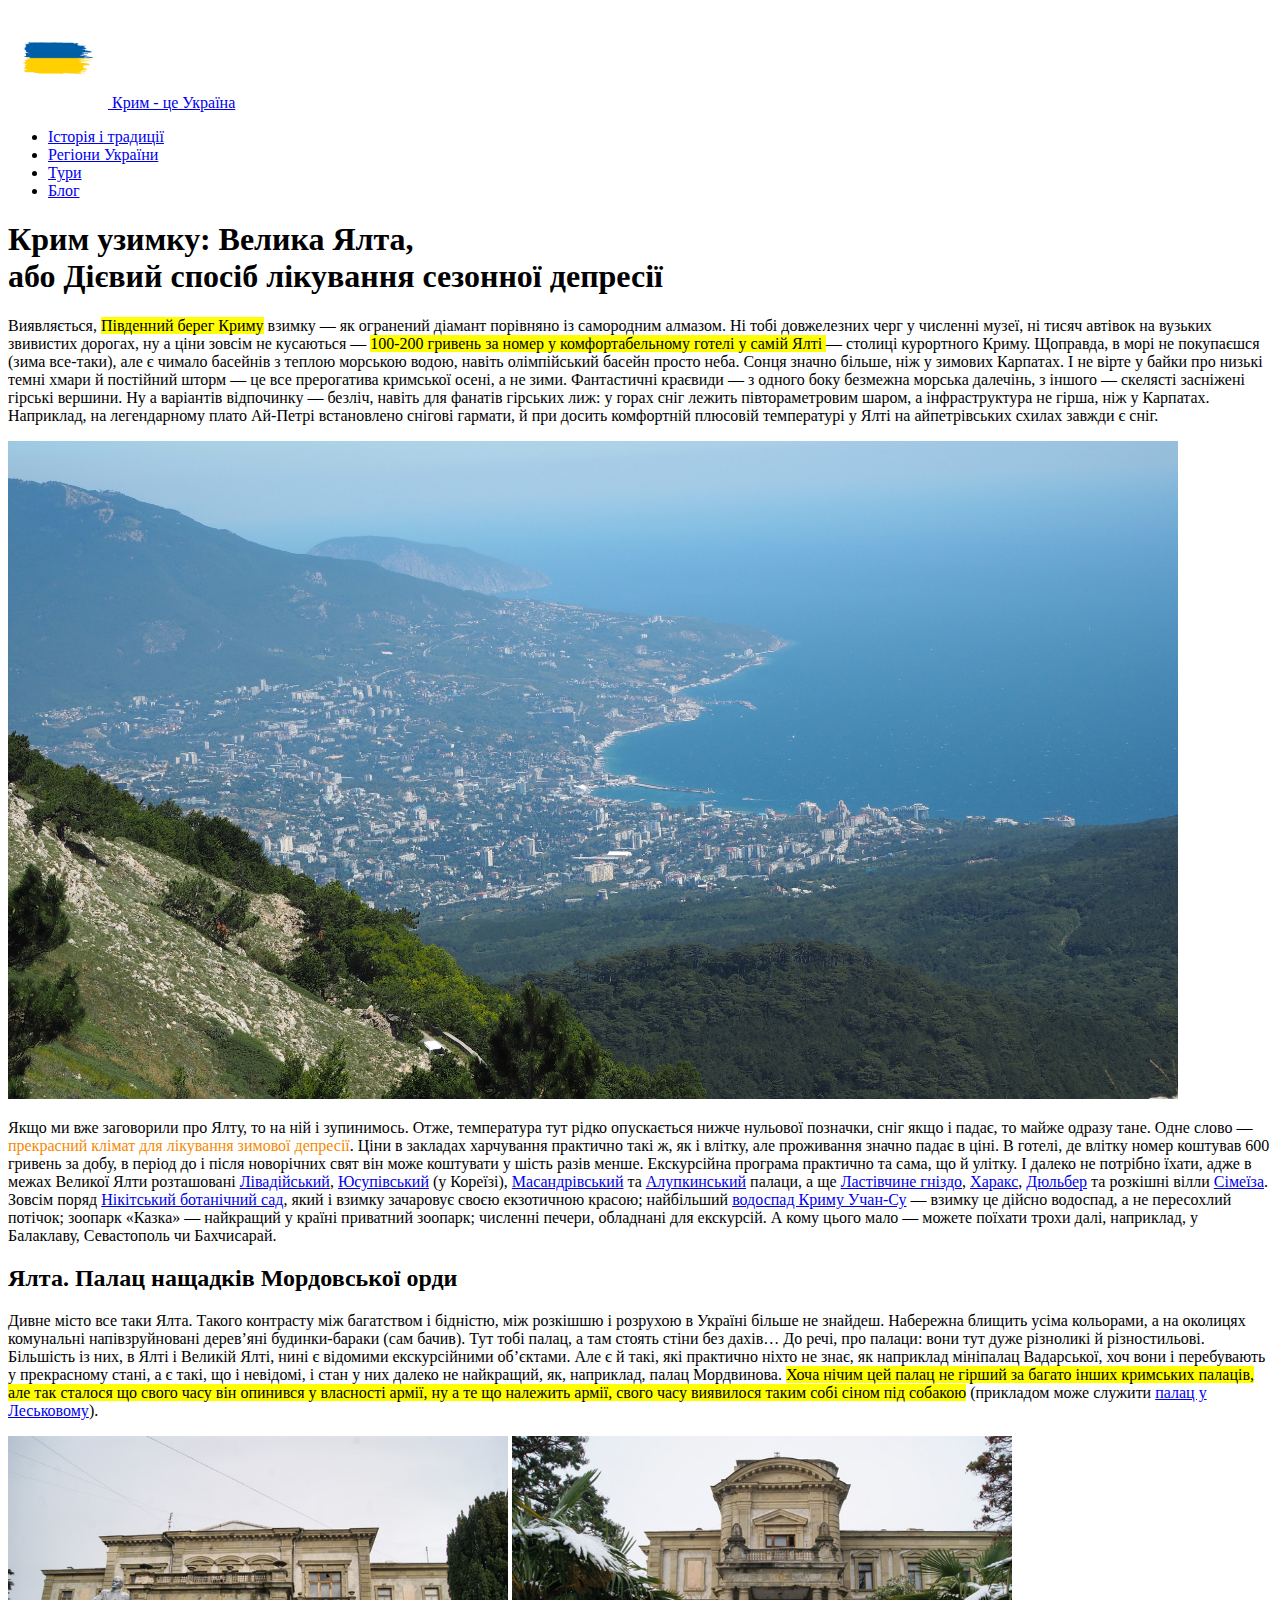
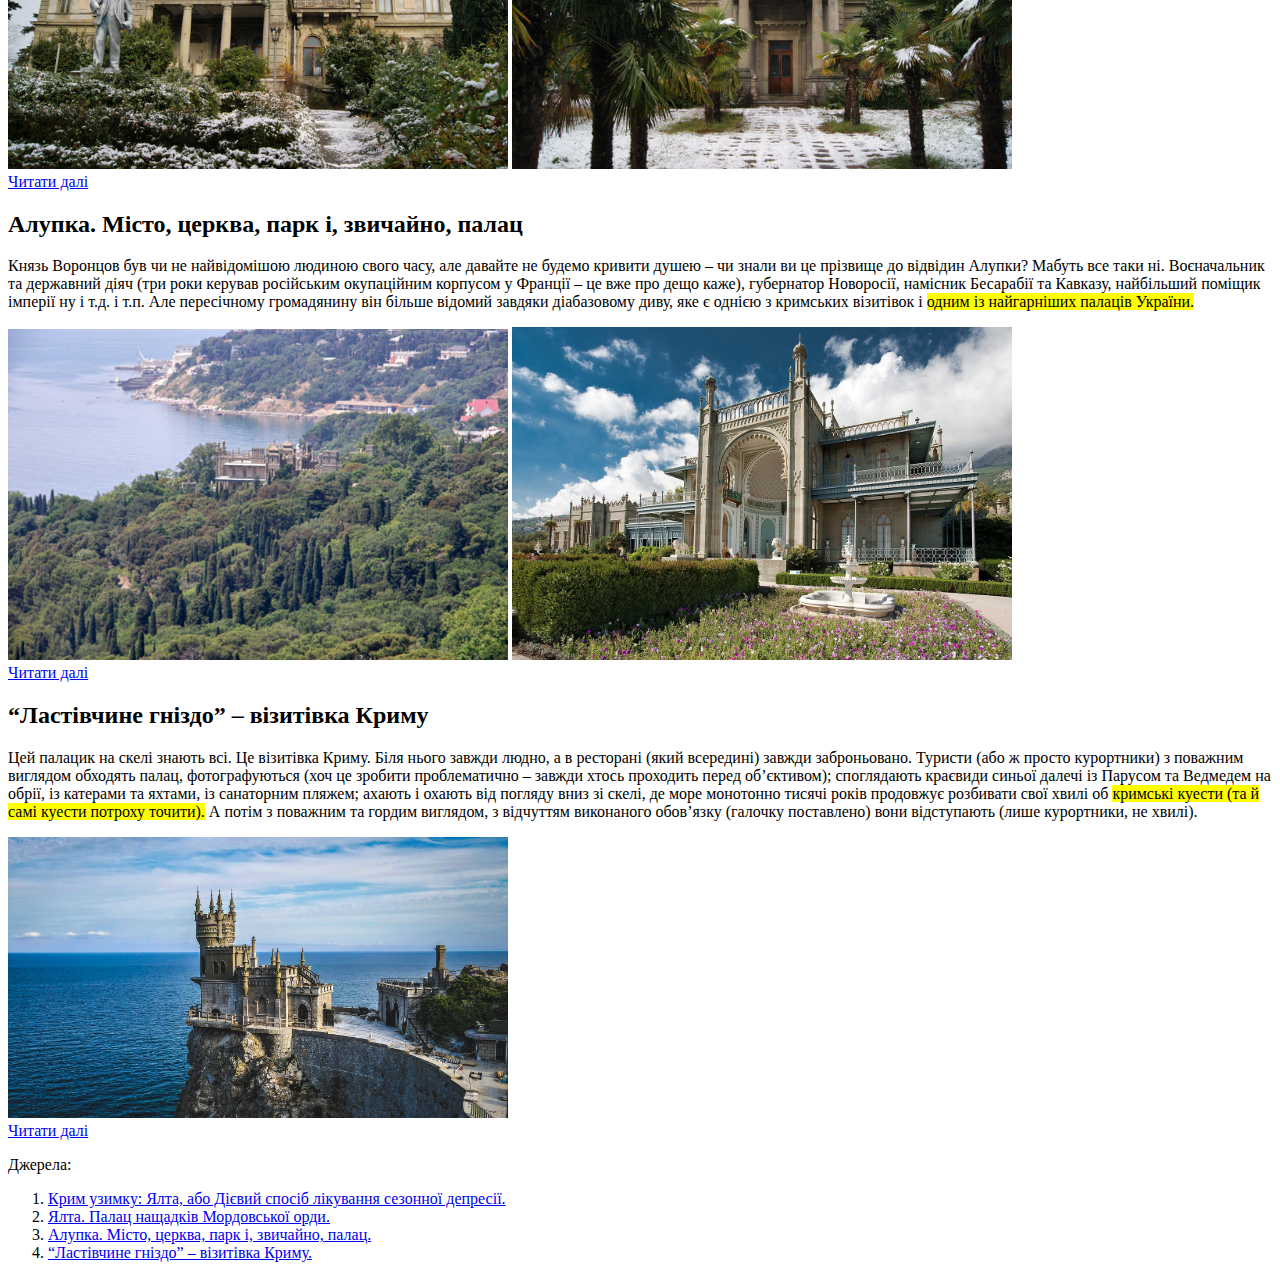
<file: lesson_2/index.html>
<!DOCTYPE html>
<html lang="uk">

<head>
    <meta charset="UTF-8">
    <meta http-equiv="X-UA-Compatible" content="IE=edge">
    <meta name="viewport" content="width=device-width, initial-scale=1.0">
    <title>Крим узимку</title>
</head>

<body>
    <div class="wrapper">
        <header>
            <a href="#">
                <img src="img/logo-ukraine.png" alt="Лого у вигляді флагу України" width="100">
                <span>Крим - це Україна</span>
            </a>

            <ul>
                <li><a href="#">Історія і традиції</a></li>
                <li><a href="#">Регіони України</a></li>
                <li><a href="#">Тури</a></li>
                <li><a href="#">Блог</a></li>
            </ul>
        </header>
        <main>
            <h1>Крим узимку: Велика Ялта, <br> або Дієвий спосіб лікування сезонної депресії</h1>
            <p>
                Виявляється, <mark>Південний берег Криму</mark> взимку — як огранений діамант порівняно із самородним
                алмазом. Ні
                тобі довжелезних черг у численні музеї, ні тисяч автівок на вузьких звивистих дорогах, ну а ціни зовсім
                не кусаються —
                <mark>100-200 гривень за номер у комфортабельному готелі у самій Ялті </mark>
                — столиці курортного Криму. Щоправда, в морі не покупаєшся (зима все-таки), але є чимало басейнів з
                теплою морською водою, навіть олімпійський басейн просто неба. Сонця значно більше, ніж у зимових
                Карпатах. І не вірте у байки про низькі темні хмари й постійний шторм — це все прерогатива кримської
                осені, а не зими. Фантастичні краєвиди — з одного боку безмежна морська далечінь, з іншого — скелясті
                <span>засніжені гірські вершини</span>.
                Ну а варіантів відпочинку — безліч, навіть для фанатів гірських лиж: у горах сніг лежить півтораметровим
                шаром, а інфраструктура не гірша, ніж у Карпатах. Наприклад, на легендарному плато Ай-Петрі встановлено
                снігові гармати, й при досить комфортній плюсовій температурі у Ялті на айпетрівських схилах завжди є
                сніг.
            </p>
            <img src="img/hero.jpg" alt="Вид з Кримських гір на Велику Ялту та гору Аю-Даг" width="1170">
            <p>
                Якщо ми вже заговорили про Ялту, то на ній і зупинимось. Отже, температура тут рідко опускається нижче
                нульової позначки, сніг якщо і падає, то майже одразу тане. Одне слово —
                <span style="color: #f68800;">прекрасний клімат для лікування зимової депресії</span>.
                Ціни в закладах харчування практично такі ж, як і влітку, але проживання значно падає в ціні. В готелі,
                де влітку номер коштував 600 гривень за добу, в період до і після новорічних свят він може коштувати у
                шість разів менше. Екскурсійна програма практично та сама, що й улітку. І далеко не потрібно їхати, адже
                в межах Великої Ялти розташовані
                <a href="#">Лівадійський</a>,
                <a href="#">Юсупівський</a> (у Кореїзі),
                <a href="#">Масандрівський</a> та
                <a href="#">Алупкинський</a> палаци, а ще
                <a href="#">Ластівчине гніздо</a>,
                <a href="#">Харакс</a>, <a href="#">Дюльбер</a> та розкішні вілли
                <a href="#">Сімеїза</a>.
                Зовсім поряд <a href="#">Нікітський ботанічний сад</a>,
                який і взимку зачаровує своєю екзотичною красою; найбільший
                <a href="#">водоспад Криму Учан-Су</a> —
                взимку це дійсно водоспад, а не пересохлий потічок; зоопарк «Казка» — найкращий у країні приватний
                зоопарк; численні печери, обладнані для екскурсій. А кому цього мало — можете поїхати трохи далі,
                наприклад, у Балаклаву, Севастополь чи Бахчисарай.
            </p>

            <h2>Ялта. Палац нащадків Мордовської орди</h2>
            <p>
                Дивне місто все таки Ялта. Такого контрасту між багатством і бідністю, між розкішшю і розрухою в
                Україні більше не знайдеш. Набережна блищить усіма кольорами, а на околицях комунальні
                напівзруйновані дерев’яні будинки-бараки (сам бачив). Тут тобі палац, а там стоять стіни без
                дахів… До речі, про палаци: вони тут дуже різноликі й різностильові. Більшість із них, в Ялті і
                Великій Ялті, нині є відомими екскурсійними об’єктами. Але є й такі, які практично ніхто не
                знає, як наприклад мініпалац Вадарської, хоч вони і перебувають у прекрасному стані, а є такі,
                що і невідомі, і стан у них далеко не найкращий, як, наприклад, палац Мордвинова.
                <mark> Хоча нічим цей палац не гірший за багато інших кримських палаців, але так сталося що свого часу
                    він опинився у власності армії, ну а те що належить армії, свого часу виявилося таким собі
                    сіном під собакою</mark> (прикладом може служити <a href="#">палац у Леськовому</a>).
            </p>
            <img src="img/01.jpg" alt="Памятник Леніну перед Палацом нащадків Мордовської орди" width="500">
            <img src="img/02.jpg" alt="Вхід до Палацу нащадків Мордовської орди" width="500">
            <div>
                <a href="#">Читати далі</a>
            </div>

            <h2>Алупка. Місто, церква, парк і, звичайно, палац</h2>
            <p>
                Князь Воронцов був чи не найвідомішою людиною свого часу, але давайте не будемо кривити душею –
                чи знали ви це прізвище до відвідин Алупки? Мабуть все таки ні. Воєначальник та державний діяч
                (три роки керував російським окупаційним корпусом у Франції – це вже про дещо каже), губернатор
                Новоросії, намісник Бесарабії та Кавказу, найбільший поміщик імперії ну і т.д. і т.п. Але
                пересічному громадянину він більше відомий завдяки діабазовому диву, яке є однією з кримських
                візитівок і <mark> одним із найгарніших палаців України.</mark>
            </p>
            <img src="img/03.jpg" alt="Вид на Воронцовський (Алупкинський) палац" width="500">
            <img src="img/04.jpg" alt="Вид на Воронцовський (Алупкинський) палац" width="500">
            <div>
                <a href="#">Читати далі</a>
            </div>

            <h2>“Ластівчине гніздо” – візитівка Криму</h2>
            <p>
                Цей палацик на скелі знають всі. Це візитівка Криму. Біля нього завжди людно, а в ресторані (який
                всередині) завжди заброньовано. Туристи (або ж просто курортники) з поважним виглядом обходять палац,
                фотографуються (хоч це зробити проблематично – завжди хтось проходить перед об’єктивом); споглядають
                краєвиди синьої далечі із Парусом та Ведмедем на обрії, із катерами та яхтами, із санаторним пляжем;
                ахають і охають від погляду вниз зі скелі, де море монотонно тисячі років продовжує розбивати свої хвилі
                об <mark> кримські куести (та й самі куести потроху точити).</mark> А потім з поважним та гордим
                виглядом, з відчуттям виконаного обов’язку (галочку поставлено) вони відступають (лише курортники, не
                хвилі).
            </p>
            <img src="img/05.jpg" alt="Вид на Ластівчине гніздо" width="500">
            <div>
                <a href="#">Читати далі</a>
            </div>
        </main>
        <footer>
            <p>Джерела:</p>
            <ol>
                <li>
                    <a target="_blank" href="https://day.kyiv.ua/uk/article/marshrut-no1-podorozhi/krim-uzimku-yalta">
                        Крим узимку: Ялта, або Дієвий спосіб лікування сезонної депресії.
                    </a>
                </li>
                <li>
                    <a target="_blank"
                        href="https://ukrainaincognita.com/krym/yalta/yalta-palats-nashchadkiv-mordovskoi-ordy">
                        Ялта. Палац нащадків Мордовської орди.
                    </a>
                </li>
                <li>
                    <a target="_blank"
                        href="https://ukrainaincognita.com/krym/yalta/alupka/alupka-misto-tserkva-park-i-zvychaino-palats">Алупка.
                        Місто, церква, парк і, звичайно, палац.</a>
                </li>
                <li>
                    <a target="_blank"
                        href="https://ukrainaincognita.com/krym/yalta/gaspra/lastivchyne-gnizdo-vizytivka-krymu">“Ластівчине
                        гніздо” – візитівка Криму.</a>
                </li>
            </ol>
        </footer>
    </div>
</body>

</html>
</file>
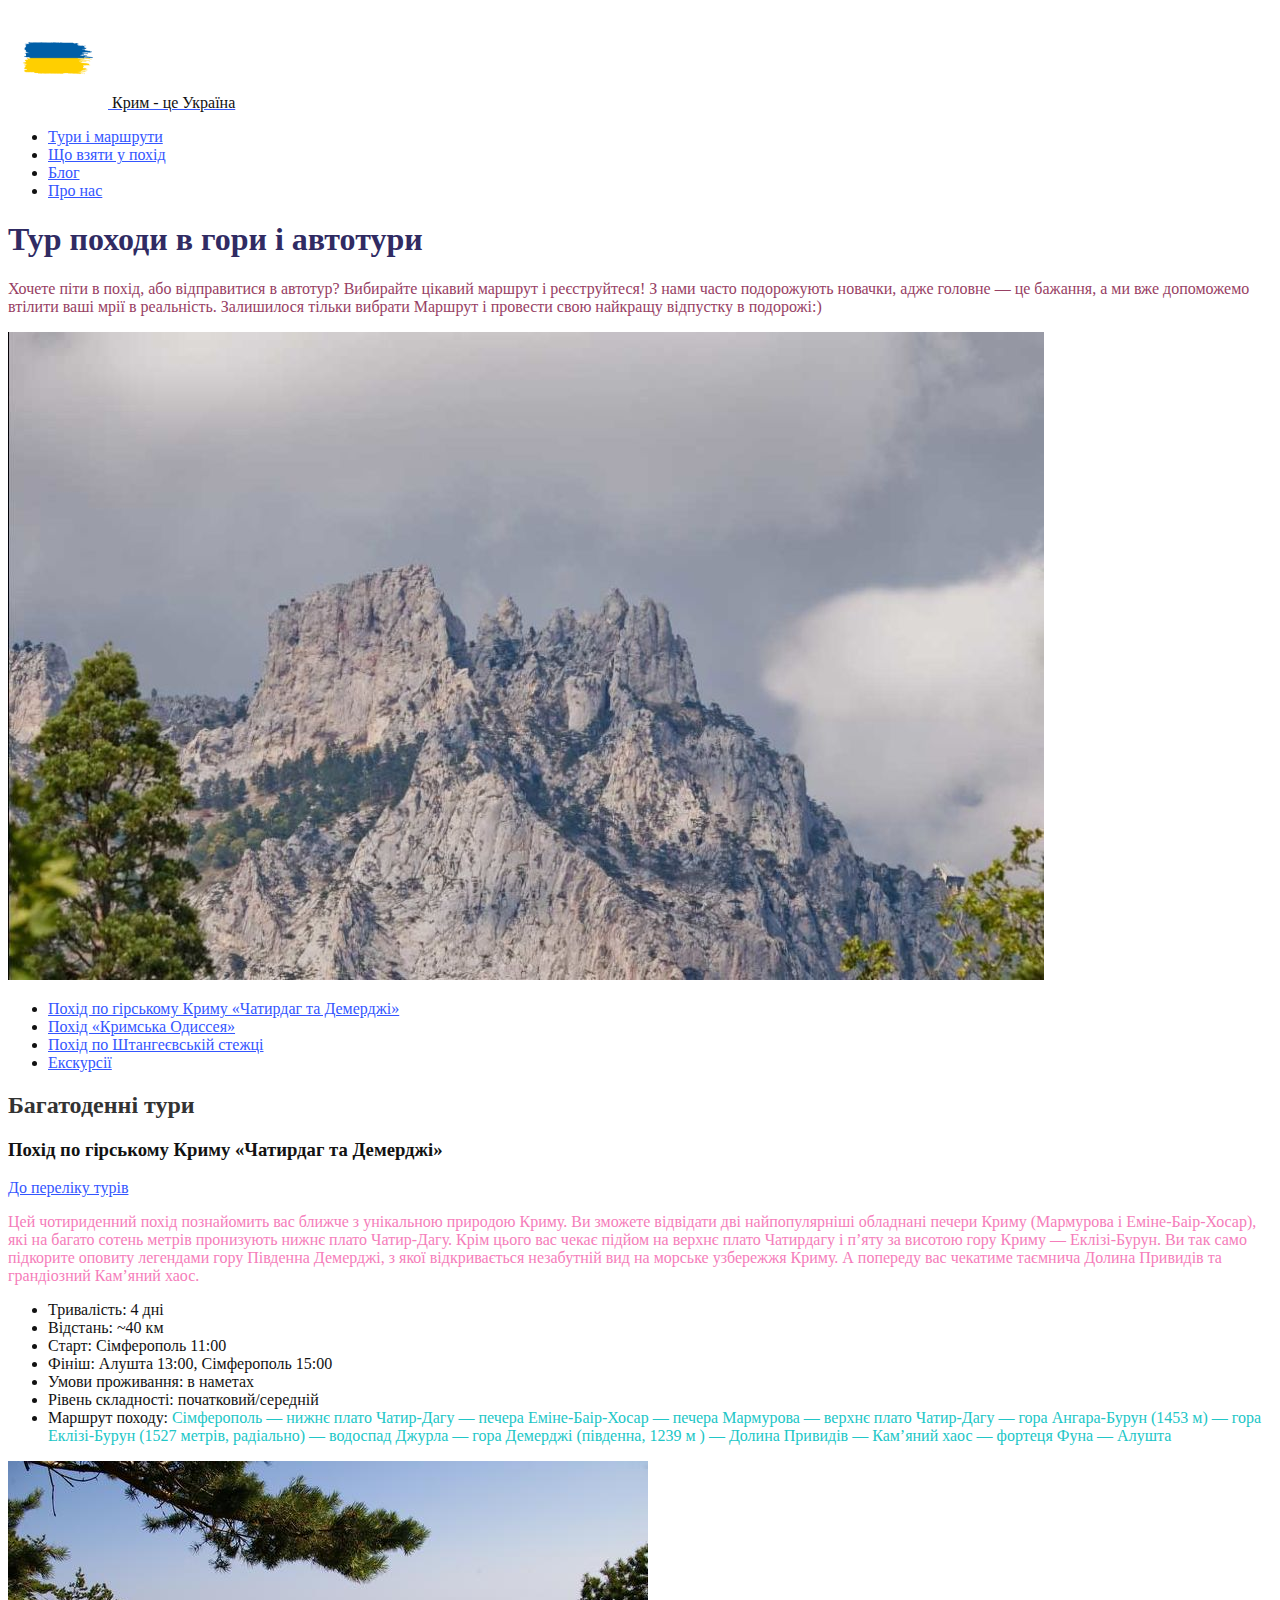
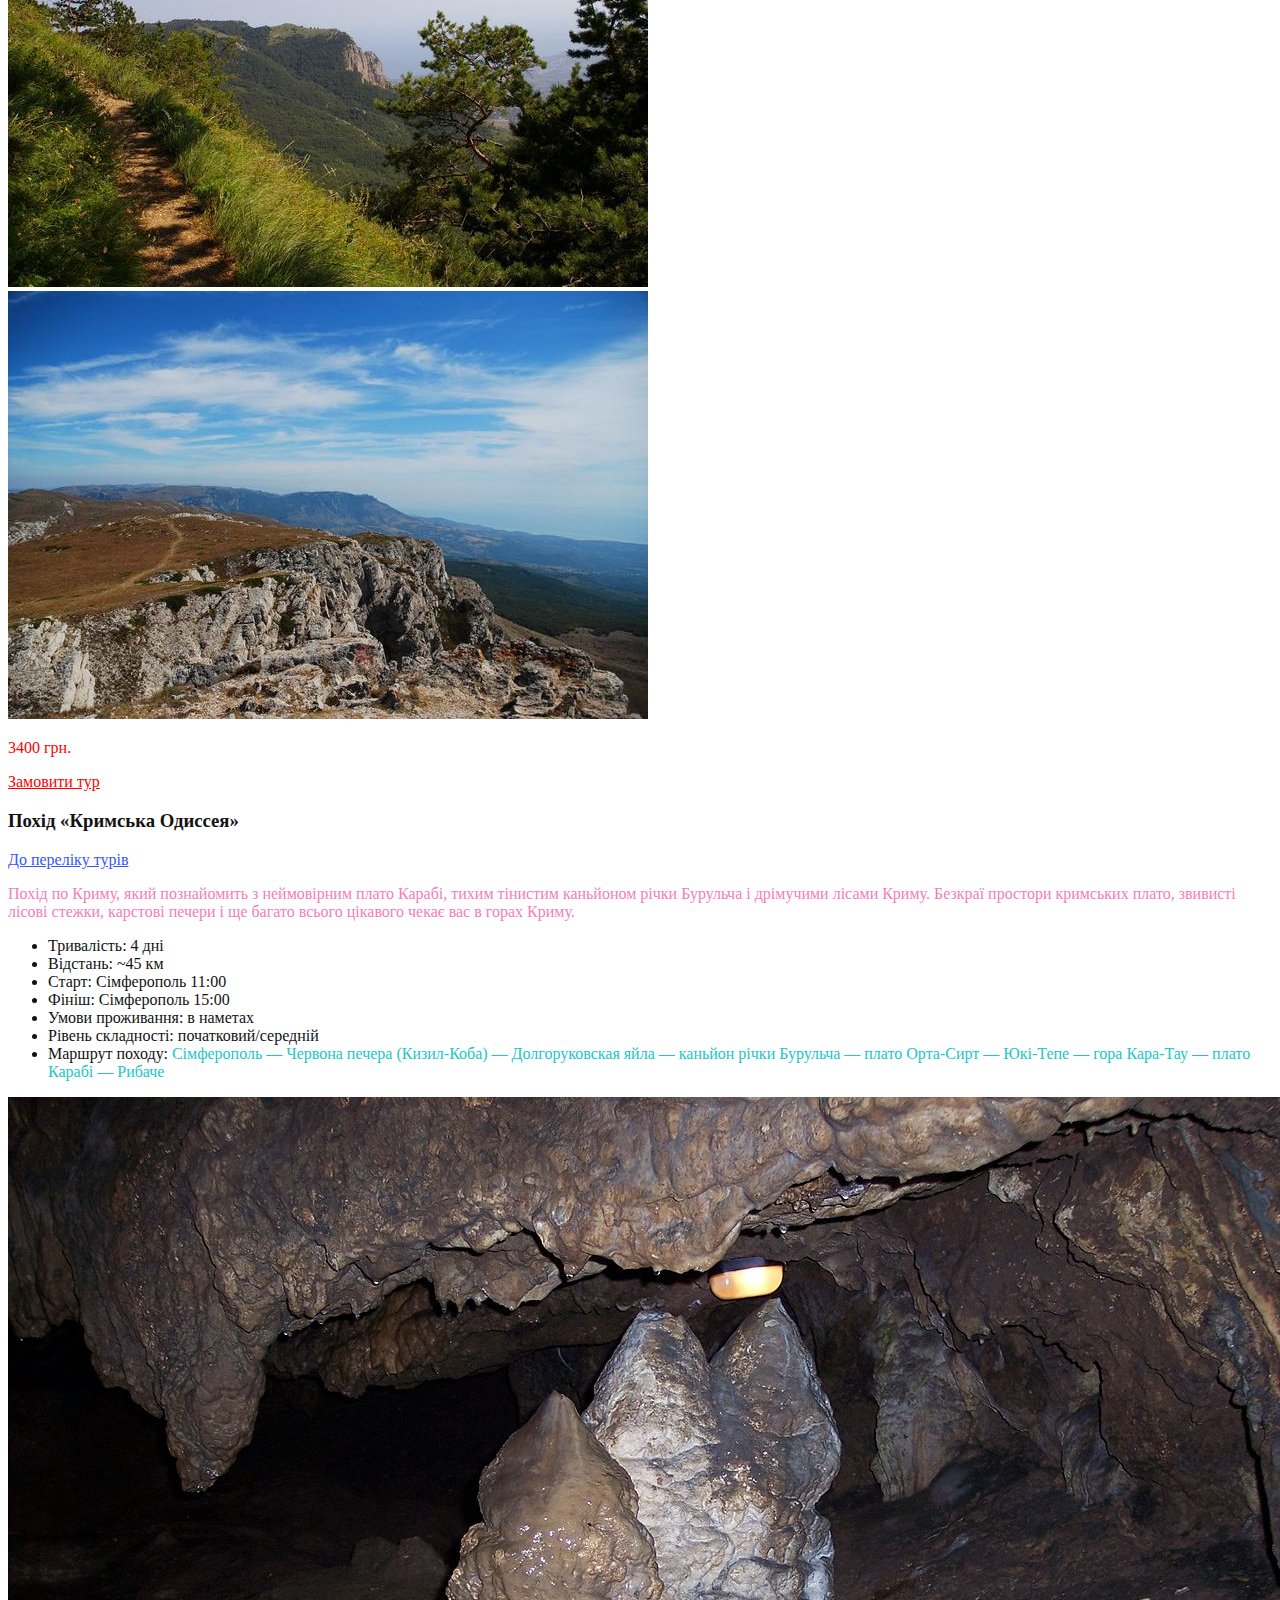
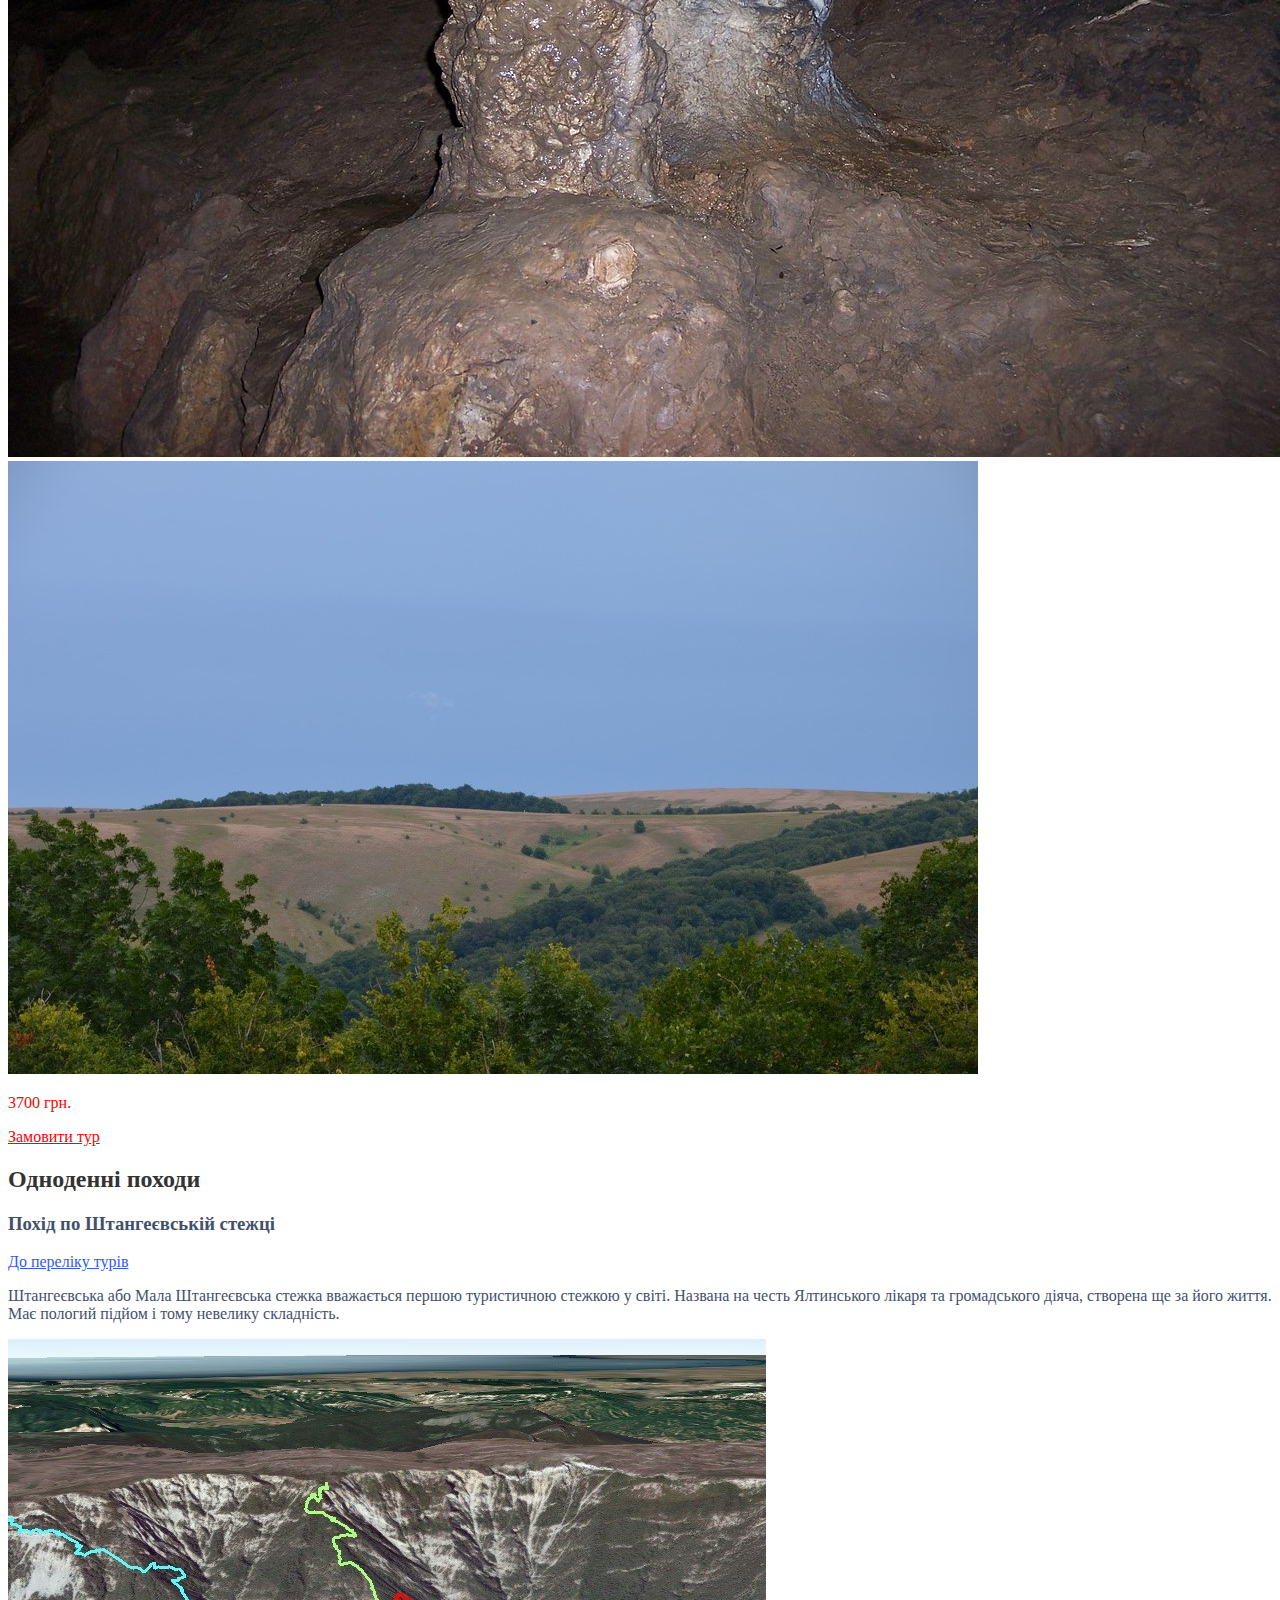
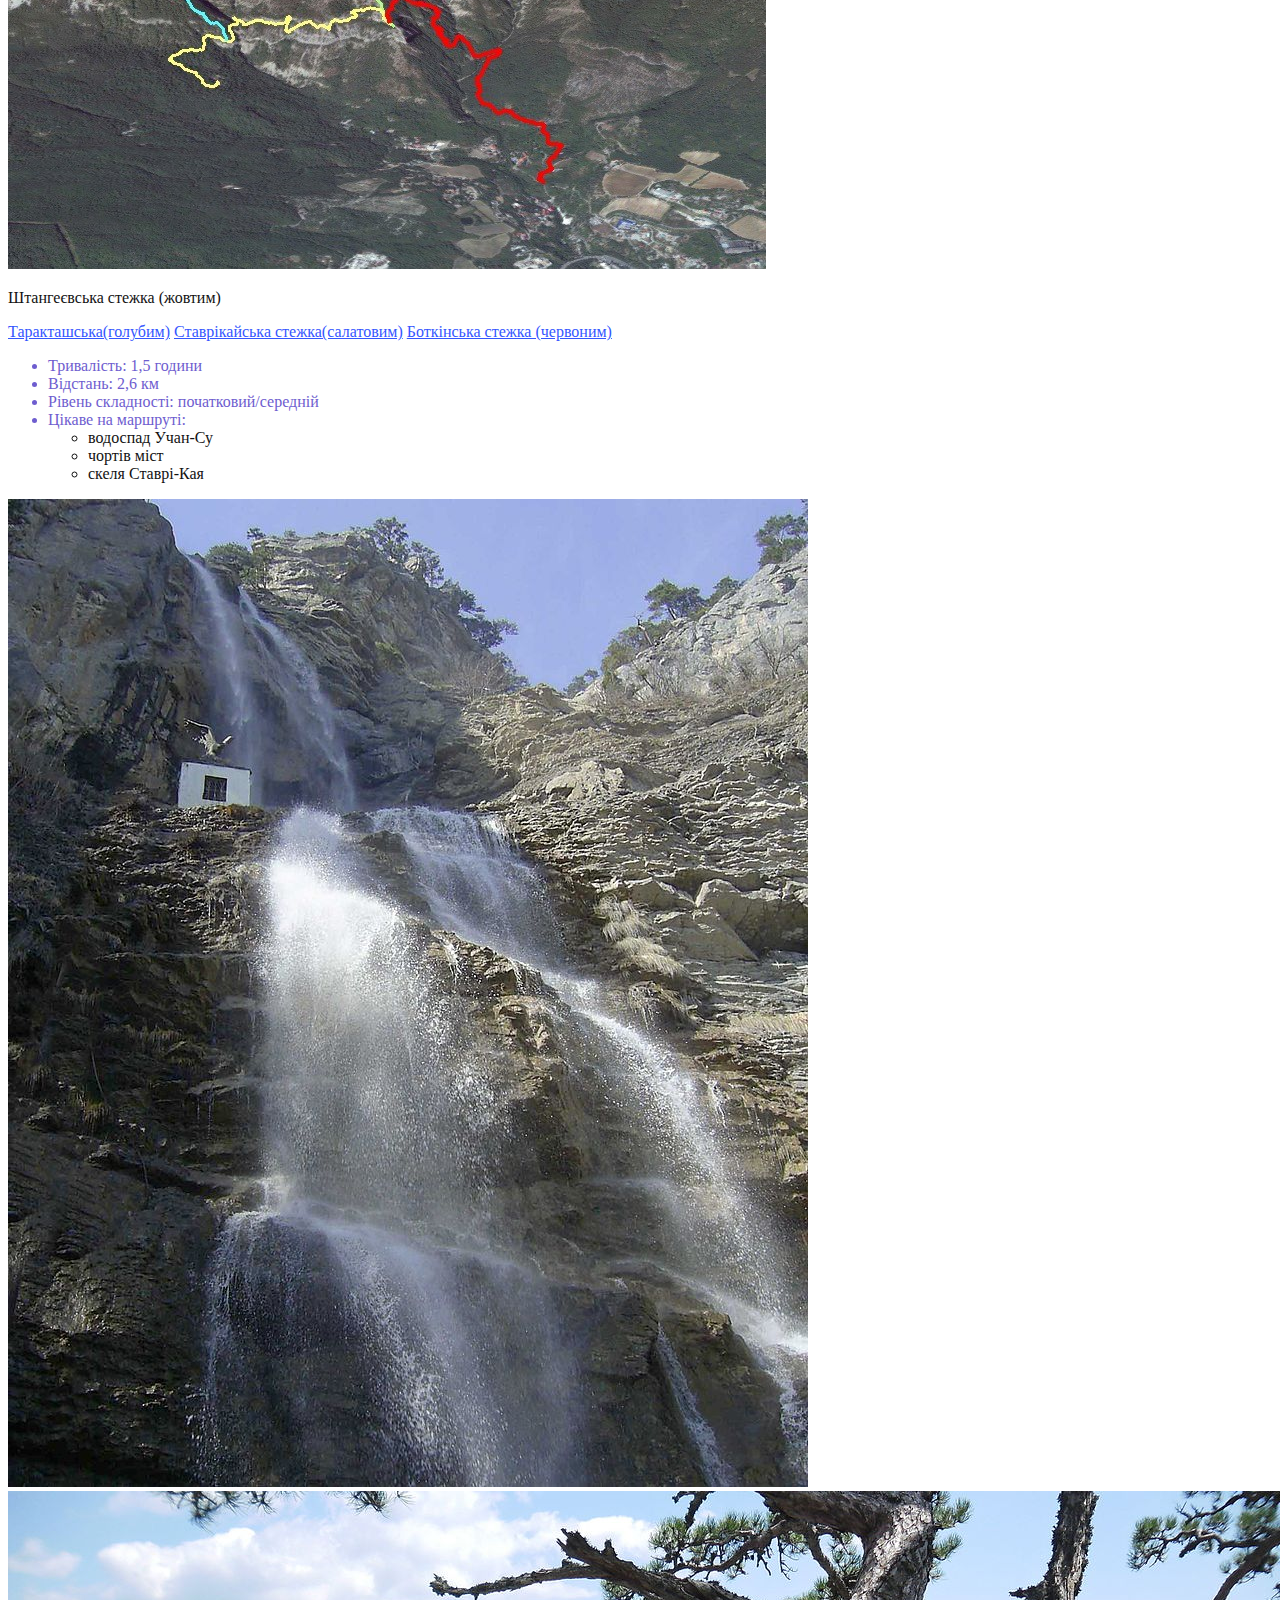
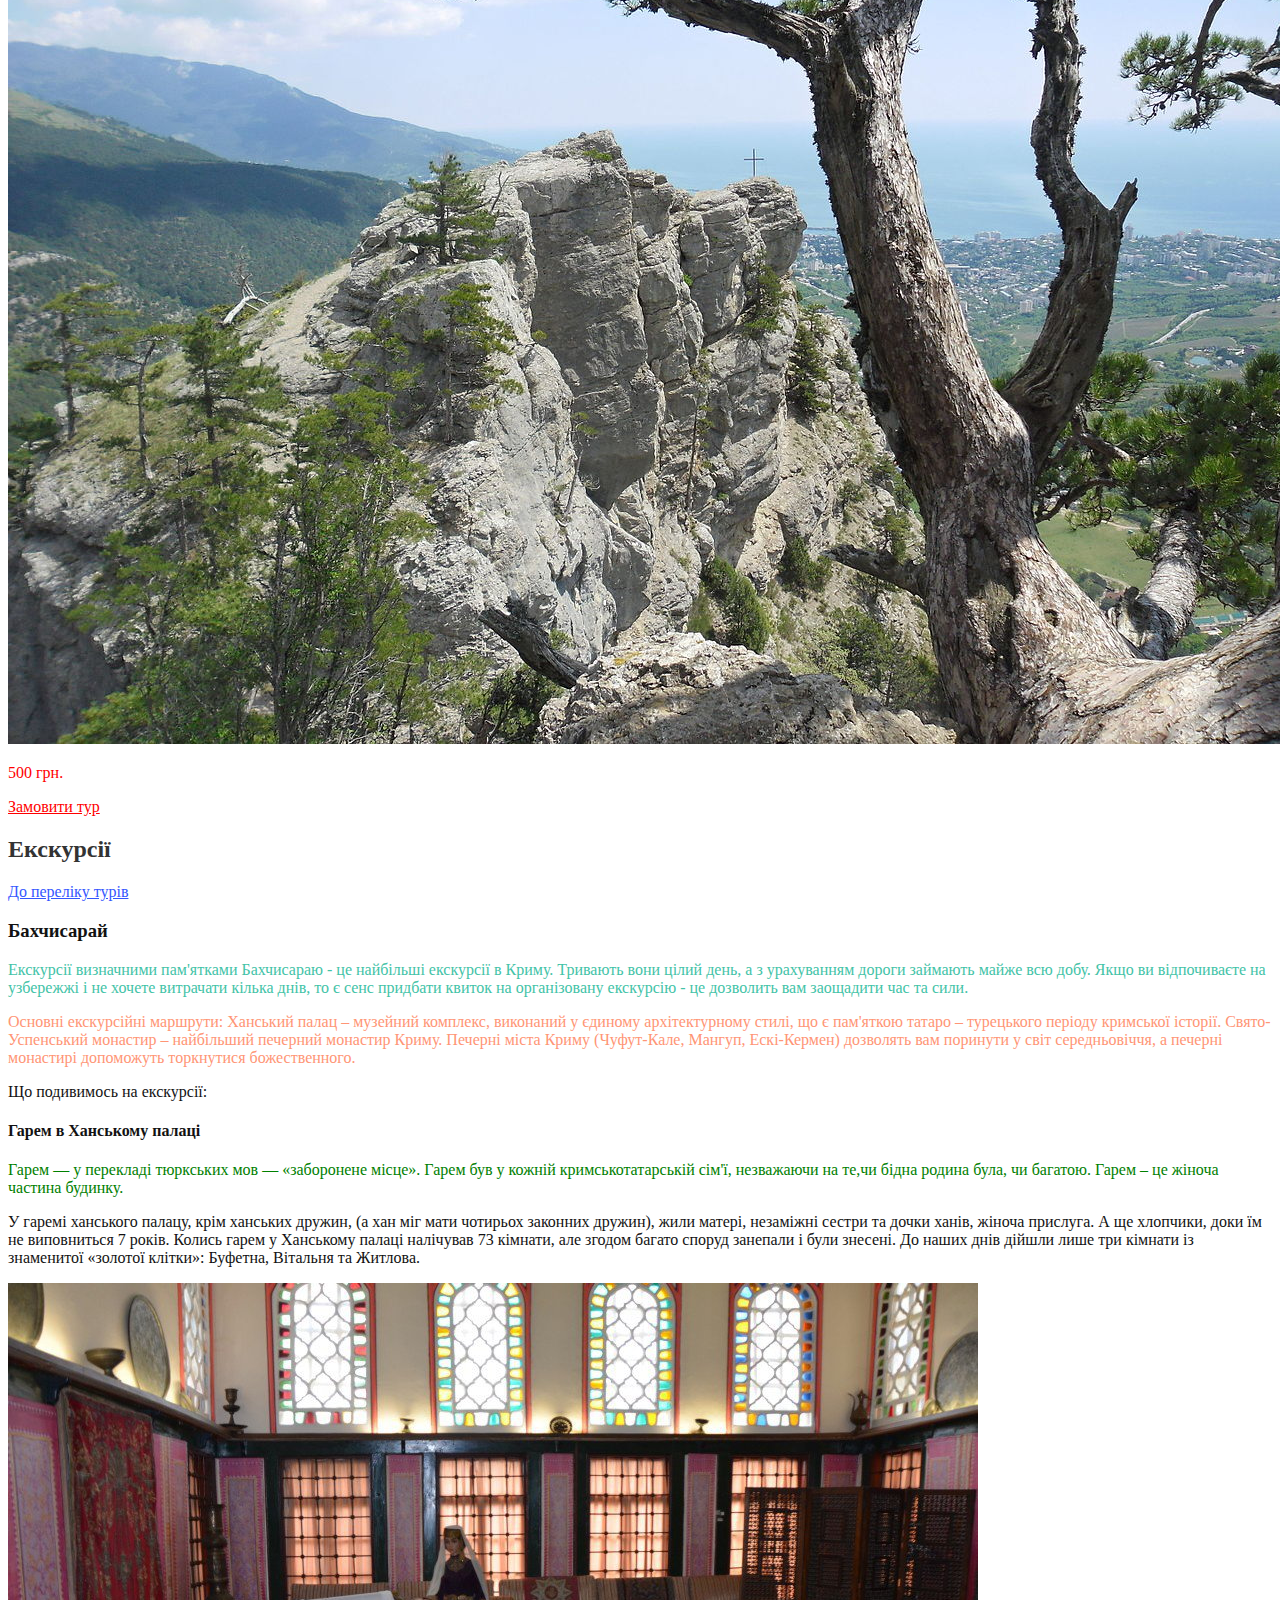
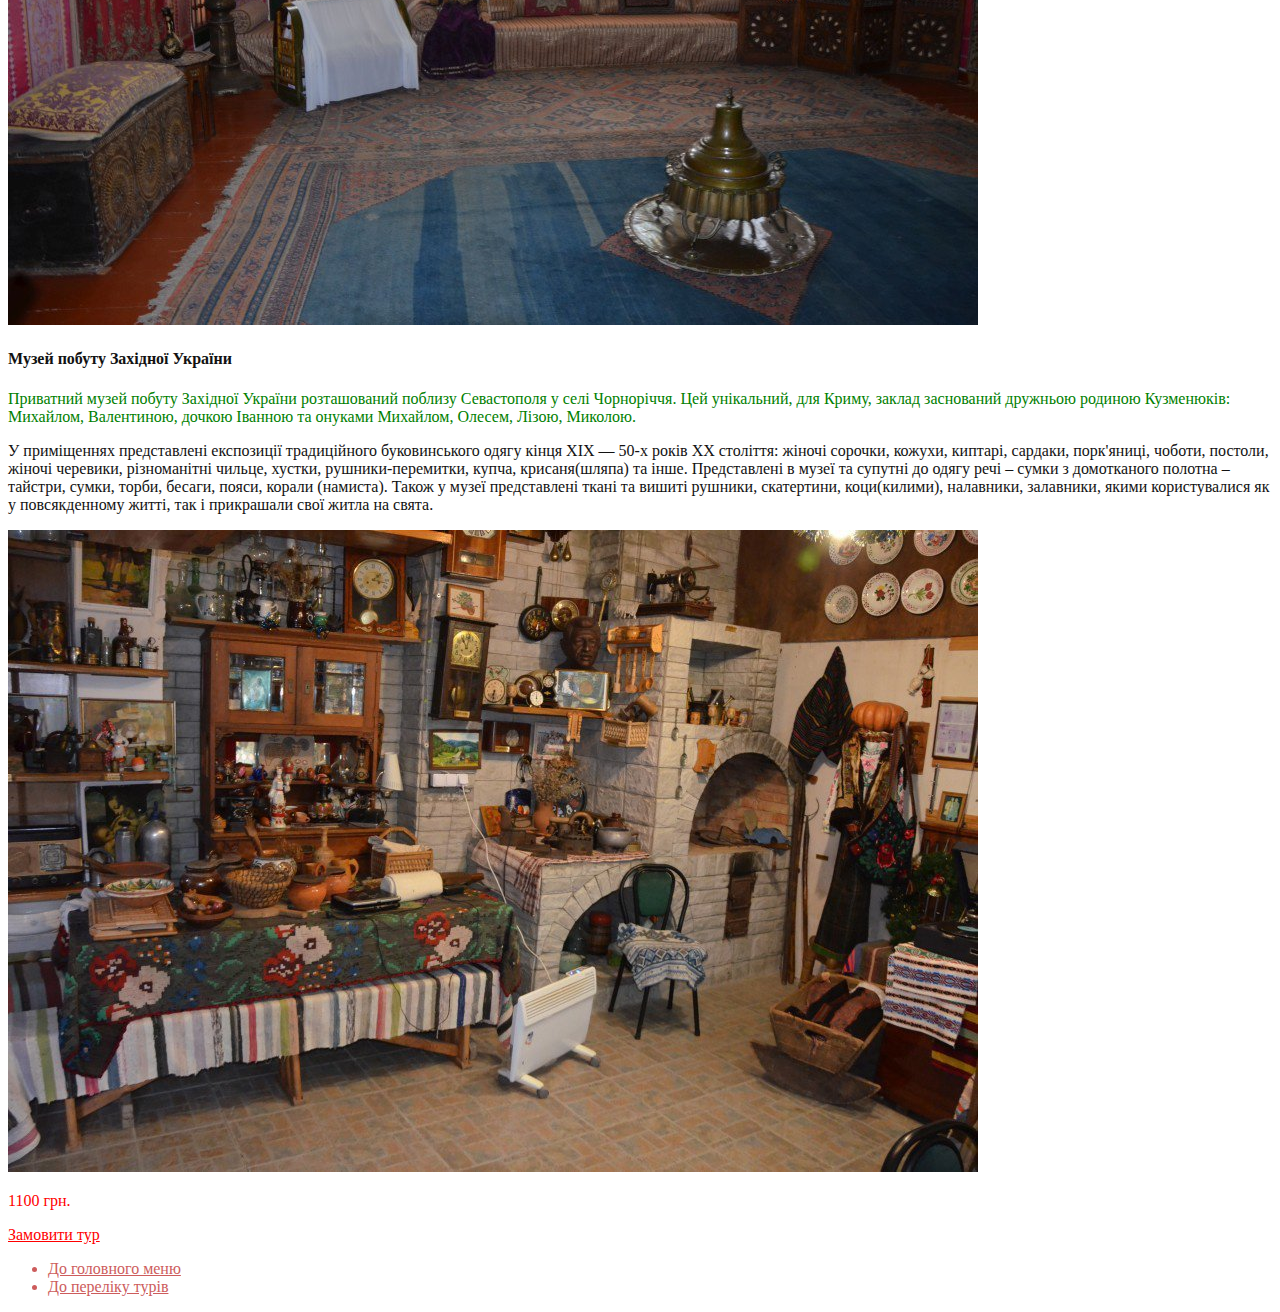
<file: lesson_3/index.html>
<!DOCTYPE html>
<html lang="uk">

<head>
  <meta charset="UTF-8">
  <meta http-equiv="X-UA-Compatible" content="IE=edge">
  <meta name="viewport" content="width=device-width, initial-scale=1.0">
  <link rel="stylesheet" href="css/style.css">
  <title>Гірський Крим</title>
</head>

<body>
  <div class="wrapper">
    <header class="header" id="nav">
      <a class="header-logo" href="#">
        <img src="img/logo-ukraine.png" alt="Лого у вигляді флагу України" width="100">
        <span>Крим - це Україна</span>
      </a>
      <ul class="header-nav nav">
        <li class="nav-item"><a class="nav-link" href="#" target="_blank">Тури і маршрути</a></li>
        <li class="nav-item"><a class="nav-link" href="#" target="_blank">Що взяти у похід</a></li>
        <li class="nav-item"><a class="nav-link" href="#" target="_blank">Блог</a></li>
        <li class="nav-item"><a class="nav-link" href="#" target="_blank">Про нас</a></li>
      </ul>
    </header>

    <main>
      <div class="hero">
        <h1 class="hero-title">Тур походи в гори і автотури</h1>
        <p id="text" class="hero-descr">Хочете піти в похід, або відправитися в автотур? Вибирайте цікавий маршрут і
          реєструйтеся! З
          нами часто подорожують новачки, адже головне — це бажання, а ми вже допоможемо втілити ваші мрії в
          реальність. Залишилося тільки вибрати Маршрут і провести свою найкращу відпустку в подорожі:)</p>
        <img src="img/hero.jpg" alt="Вид на гору Ай-Петрі">
      </div>

      <ul id="tours" class="tours-list">
        <li><a href="#chatyrdah">Похід по гірському Криму «Чатирдаг та Демерджі»</a></li>
        <li><a href="#odisseia">Похід «Кримська Одиссея»</a></li>
        <li><a href="#shtanhey">Похід по Штангеєвській стежці</a></li>
        <li><a href="#excursions">Екскурсії</a></li>
      </ul>

      <div class="multidays-tours">
        <h2 class="title">Багатоденні тури</h2>
        <div id="chatyrdah">
          <div>
            <h3 class="subtitle">Похід по гірському Криму «Чатирдаг та Демерджі»</h3>
            <a href="#tours">До переліку турів</a>
            <p class="descr">Цей чотириденний похід познайомить вас ближче з унікальною природою Криму. Ви зможете
              відвідати дві найпопулярніші обладнані печери Криму (Мармурова і Еміне-Баір-Хосар), які на багато сотень
              метрів пронизують нижнє плато Чатир-Дагу.
              Крім цього вас чекає підйом на верхнє плато Чатирдагу і п’яту за висотою гору Криму — Еклізі-Бурун. Ви так
              само підкорите оповиту легендами гору Південна Демерджі, з якої відкривається незабутній вид на морське
              узбережжя Криму. А попереду вас чекатиме таємнича Долина Привидів та грандіозний Кам’яний хаос.</p>
            <ul>
              <li>Тривалість: 4 дні</li>
              <li>Відстань: ~40 км</li>
              <li>Старт: Сімферополь 11:00</li>
              <li>Фініш: Алушта 13:00, Сімферополь 15:00</li>
              <li>Умови проживання: в наметах</li>
              <li>Рівень складності: початковий/середній</li>
              <li> Маршрут походу:
                <span class="route">Сімферополь — нижнє плато Чатир-Дагу — печера Еміне-Баір-Хосар — печера Мармурова —
                  верхнє плато Чатир-Дагу — гора Ангара-Бурун (1453 м) — гора Еклізі-Бурун (1527 метрів, радіально) —
                  водоспад Джурла — гора Демерджі (південна, 1239 м ) — Долина Привидів — Кам’яний хаос — фортеця Фуна —
                  Алушта</span>
              </li>
            </ul>
          </div>
          <div>
            <img src="img/01.jpg" alt="Стежка поміж сосен в горах">
            <img src="img/02.jpg" alt="Стежка на плато в горах">
          </div>
          <div class="price">
            <p>3400 грн.</p>
            <a href="#">Замовити тур</a>
          </div>
        </div>

        <div id="odisseia">
          <div>
            <h3 class="subtitle">Похід «Кримська Одиссея»</h3>
            <a href="#tours">До переліку турів</a>
            <p class="descr">Похід по Криму, який познайомить з неймовірним плато Карабі, тихим тінистим каньйоном
              річки Бурульча і дрімучими лісами Криму. Безкраї простори кримських плато, звивисті лісові стежки,
              карстові печери і ще багато всього цікавого чекає вас в горах Криму.</p>
            <ul class="list">
              <li>Тривалість: 4 дні</li>
              <li>Відстань: ~45 км</li>
              <li>Старт: Сімферополь 11:00</li>
              <li>Фініш: Сімферополь 15:00</li>
              <li>Умови проживання: в наметах</li>
              <li>Рівень складності: початковий/середній</li>
              <li> Маршрут походу: <span class="route">Сімферополь — Червона печера (Кизил-Коба) — Долгоруковская яйла —
                  каньйон річки Бурульча — плато Орта-Сирт — Юкі-Тепе — гора Кара-Тау — плато Карабі — Рибаче</span>
              </li>
            </ul>
          </div>
          <div>
            <img src="img/06.jpg" alt="Всередині Червоної печери (Кизил-Коба)">
            <img src="img/07.jpg" alt="Стежка на плато в горах">
          </div>
          <div class="price">
            <p>3700 грн.</p>
            <a href="#">Замовити тур</a>
          </div>
        </div>
      </div>

      <div class="oneday-tours">
        <h2 class="title">Одноденні походи</h2>
        <div id="shtanhey">
          <div>
            <h3 class="shtanhey-title">Похід по Штангеєвській стежці</h3>
            <a href="#tours">До переліку турів</a>
            <p class="shtanhey-descr">Штангеєвська або Мала Штангеєвська стежка вважається першою туристичною стежкою у
              світі.
              Названа на честь Ялтинського лікаря та громадського діяча, створена ще за його життя. Має пологий підйом і
              тому невелику складність.</p>
          </div>
          <div>
            <img src="img/03.jpg" alt="Схема розташування троп у Кримських горах">
            <div>
              <p>Штангеєвська стежка (жовтим)</p>
              <a href="#">Таракташська(голубим)</a>
              <a href="#">Ставрікайська стежка(салатовим)</a>
              <a href="#">Боткінська стежка (червоним)</a>
            </div>
          </div>
          <ul class="specs-list">
            <li>Тривалість: 1,5 години</li>
            <li>Відстань: 2,6 км</li>
            <li>Рівень складності: початковий/середній</li>
            <li> Цікаве на маршруті:
              <ul>
                <li>водоспад Учан-Су</li>
                <li>чортів міст</li>
                <li>скеля Ставрі-Кая</li>
              </ul>
            </li>
          </ul>
          <div>
            <img src="img/05.jpg" alt="Водоспад Учан-Су">
            <img src="img/04.jpg" alt="Ставрі-Кая. Вид з північного-заходу від Штангеєвської стежки">
          </div>
          <div class="price">
            <p>500 грн.</p>
            <a href="#">Замовити тур</a>
          </div>
        </div>
      </div>

      <div id="excursions" class="excursions">
        <h2 class="excursions-title title">Екскурсії</h2>
        <a href="#tours">До переліку турів</a>
        <h3 class="excursions-subtitle">Бахчисарай</h3>
        <p class="not-descr">Екскурсії визначними пам'ятками Бахчисараю - це найбільші екскурсії в
          Криму. Тривають вони цілий день, а з урахуванням дороги займають майже всю добу. Якщо ви відпочиваєте на
          узбережжі і не хочете витрачати кілька днів, то є сенс придбати квиток на організовану екскурсію - це
          дозволить вам заощадити час та сили.</p>
        <p class="excursions-text descr">Основні екскурсійні маршрути:
          Ханський палац – музейний комплекс, виконаний у єдиному архітектурному стилі, що є пам'яткою татаро –
          турецького періоду кримської історії. Свято-Успенський монастир – найбільший печерний монастир Криму. Печерні
          міста Криму (Чуфут-Кале, Мангуп, Ескі-Кермен) дозволять вам поринути у світ середньовіччя, а печерні монастирі
          допоможуть торкнутися божественного.</p>
        <div class="content-block">
          <p class="">Що подивимось на екскурсії:</p>
          <h4 class="content-title">Гарем в Ханському палаці</h4>
          <p>Гарем — у перекладі тюркських мов — «заборонене місце». Гарем був у кожній кримськотатарській сім'ї,
            незважаючи на те,чи бідна родина була, чи багатою. Гарем – це жіноча частина будинку.</p>
          <p>У гаремі ханського палацу, крім ханських дружин, (а хан міг мати чотирьох законних дружин), жили матері,
            незаміжні сестри та дочки ханів, жіноча прислуга. А ще хлопчики, доки їм не виповниться 7 років. Колись
            гарем у Ханському палаці налічував 73 кімнати, але згодом багато споруд занепали і були знесені. До
            наших днів дійшли лише три кімнати із знаменитої «золотої клітки»: Буфетна, Вітальня та Житлова.</p>
          <img src="img/08.jpg" alt="Гарем в Ханському палаці">
          <h4 class="content-title">Музей побуту Західної України</h4>
          <p>Приватний музей побуту Західної України розташований поблизу Севастополя у селі
            Чорноріччя. Цей унікальний, для Криму, заклад заснований дружньою родиною Кузменюків: Михайлом, Валентиною,
            дочкою Іванною та онуками Михайлом, Олесем, Лізою, Миколою.</p>
          <p>У приміщеннях представлені експозиції традиційного буковинського одягу кінця ХIХ — 50-х років ХХ століття:
            жіночі сорочки, кожухи, киптарі, сардаки, порк'яниці, чоботи, постоли, жіночі черевики, різноманітні чильце,
            хустки, рушники-перемитки, купча, крисаня(шляпа) та інше. Представлені в музеї та супутні до одягу речі –
            сумки з домотканого полотна – тайстри, сумки, торби, бесаги, пояси, корали (намиста). Також у музеї
            представлені ткані та вишиті рушники, скатертини, коци(килими), налавники, залавники, якими користувалися як
            у повсякденному житті, так і прикрашали свої житла на свята.</p>
          <img src="img/09.jpg" alt="Інтер'єр музею побуту">
        </div>
        <div class="price">
          <p>1100 грн.</p>
          <a href="#">Замовити тур</a>
        </div>
      </div>
    </main>
    <footer>
      <div>
        <ul class="footer-list">
          <li class="footer-item"><a class="footer-link" href="#nav">До головного меню</a></li>
          <li class="footer-item"><a class="footer-link" href="#tours">До переліку турів</a></li>
        </ul>
      </div>
    </footer>
  </div>
</body>

</html>
</file>
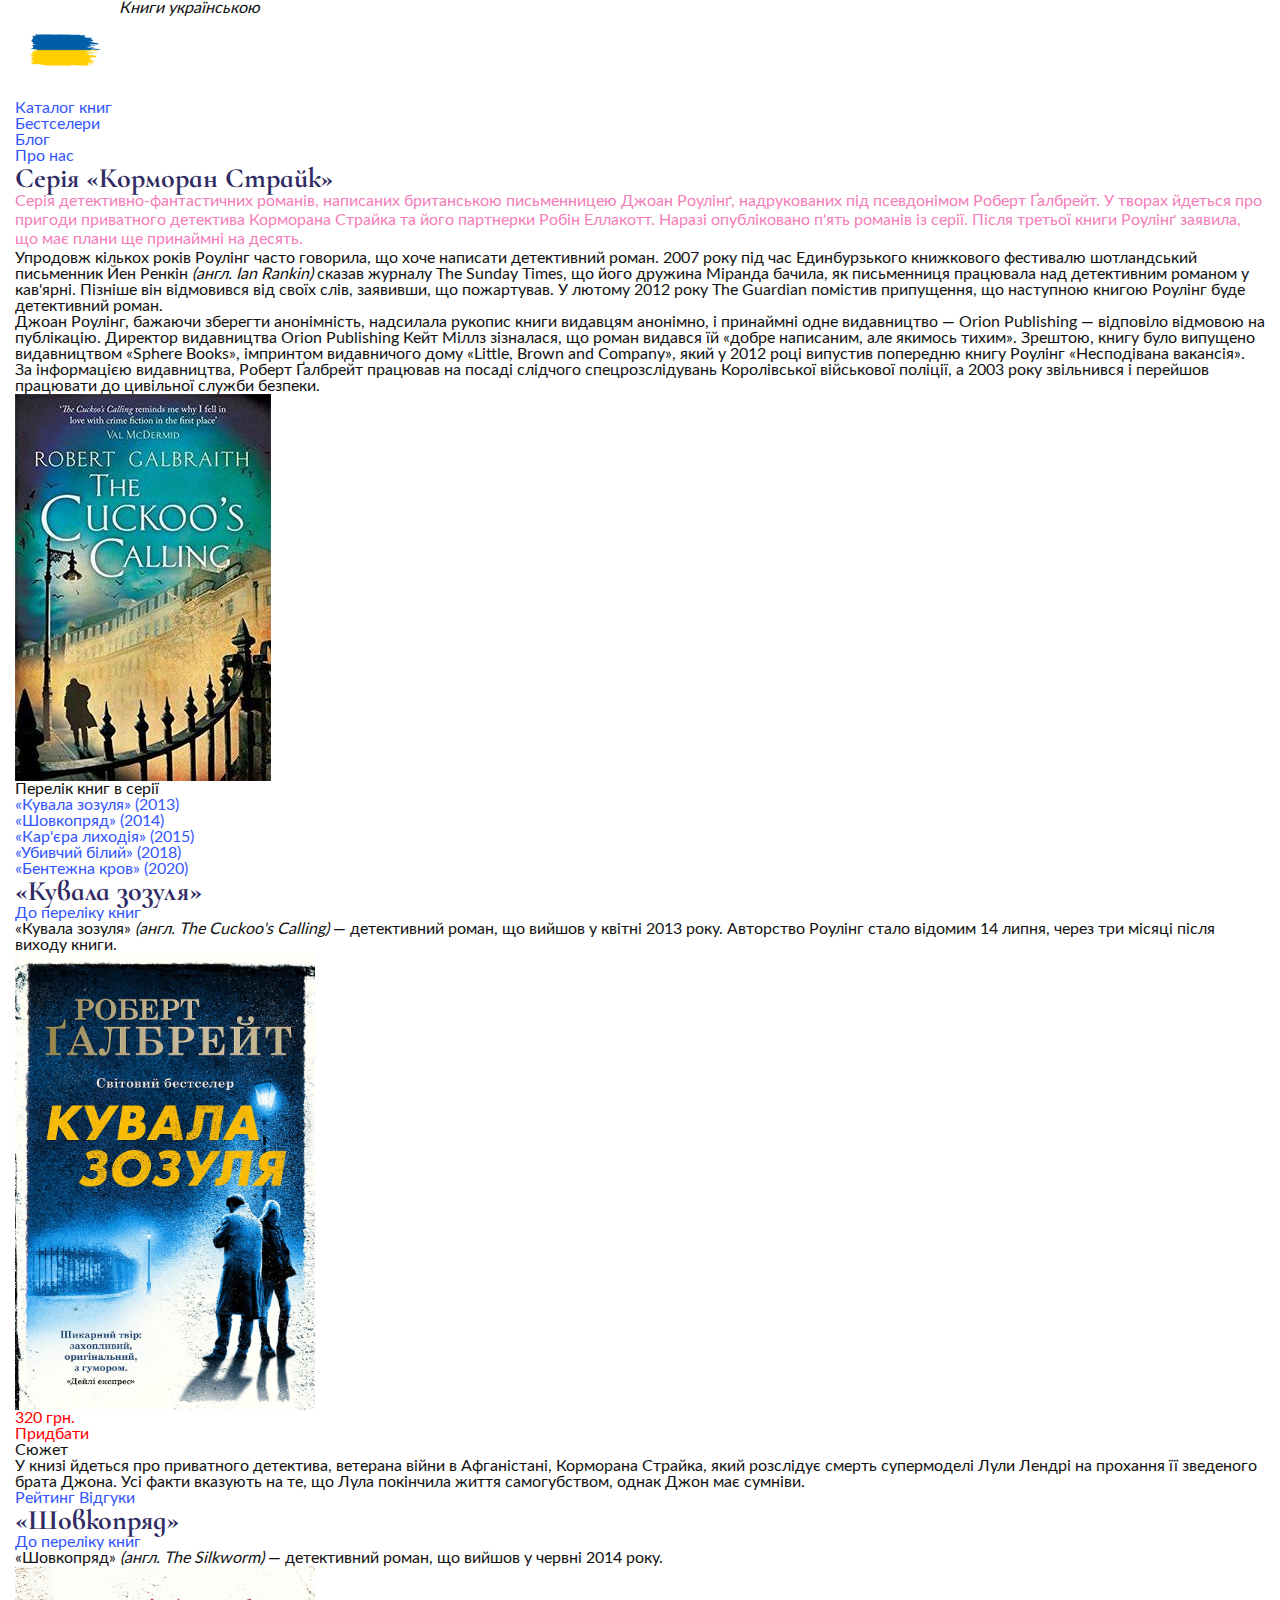
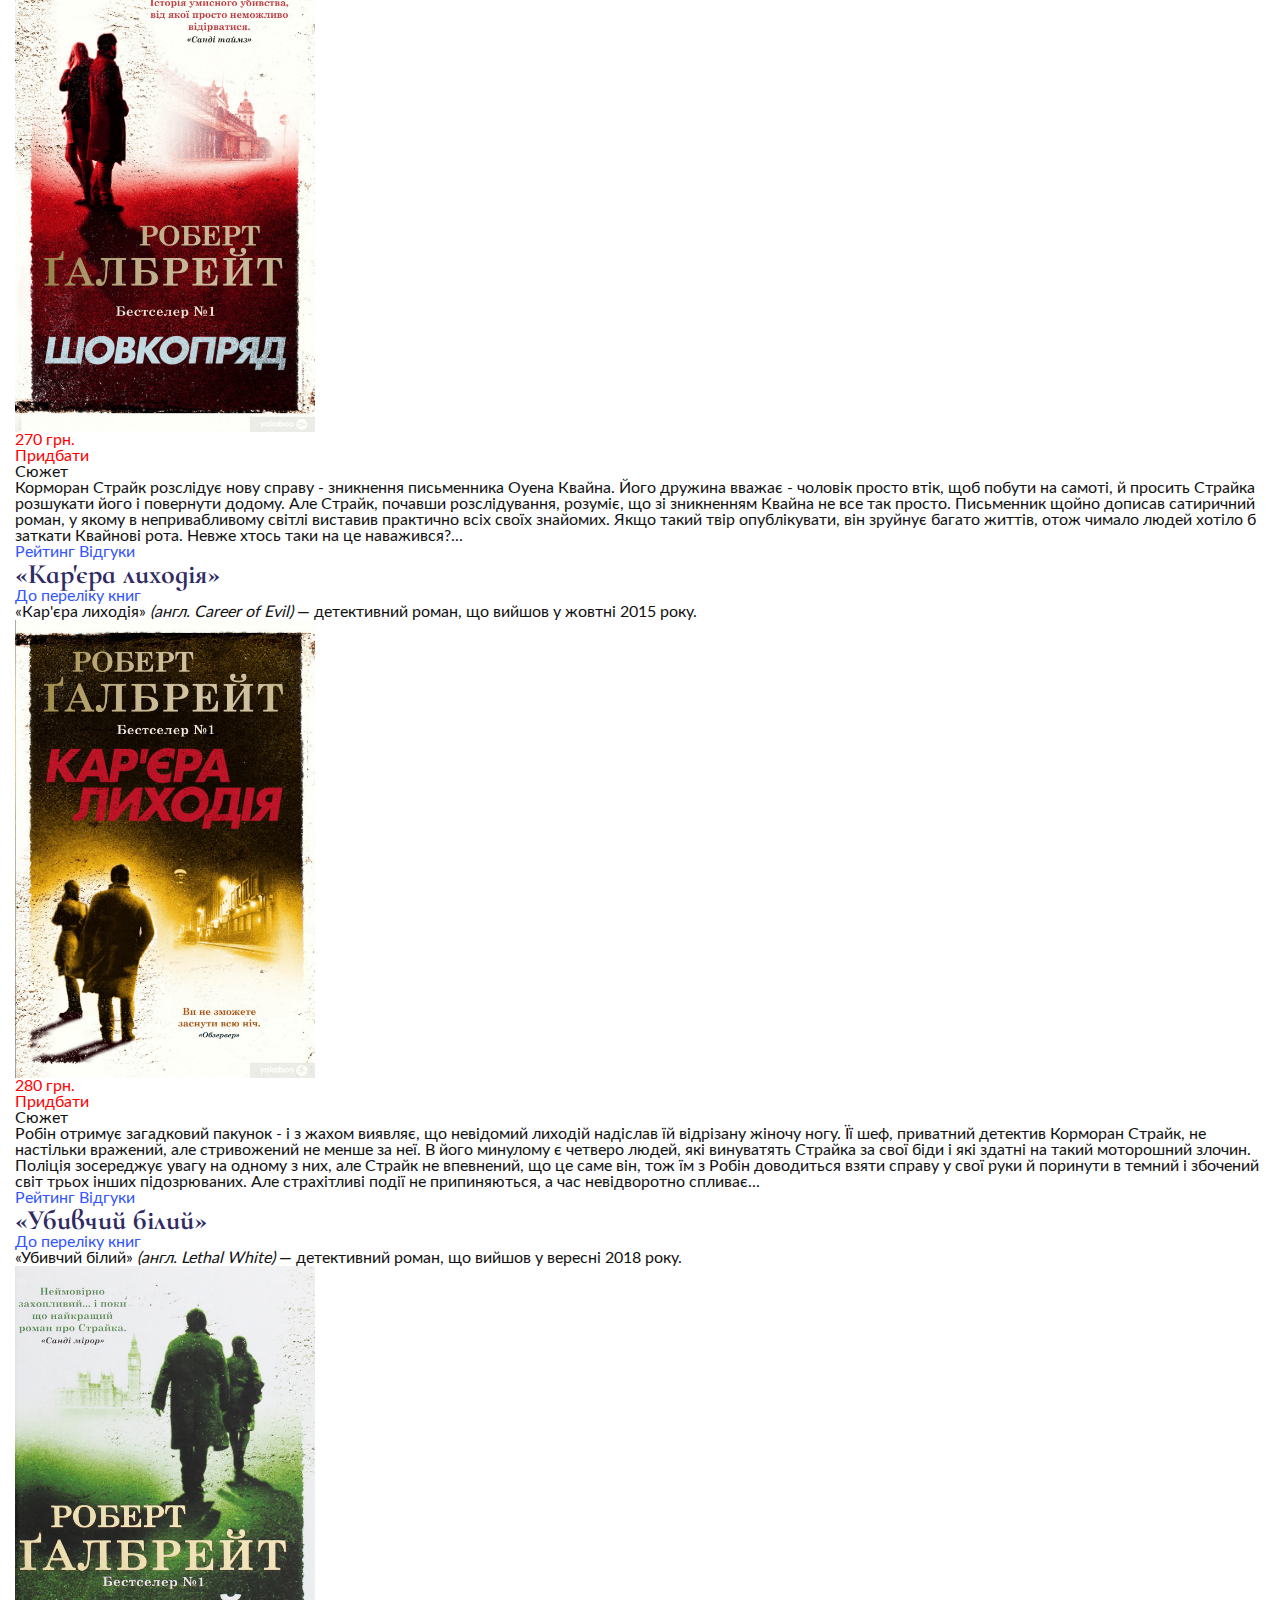
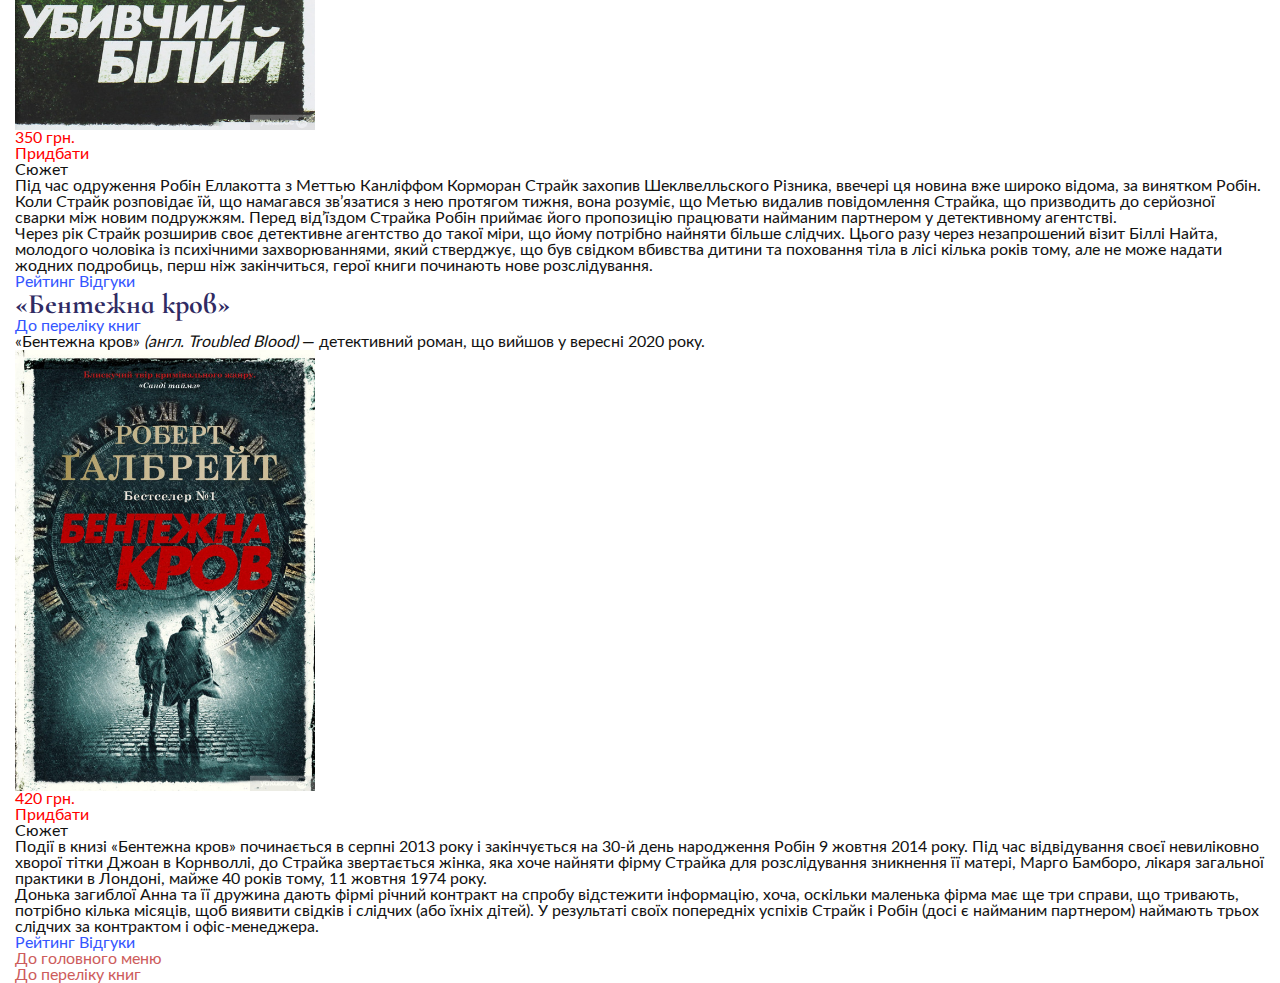
<file: lesson_4/index.html>
<!DOCTYPE html>
<html lang="uk">

<head>
  <meta charset="UTF-8">
  <meta http-equiv="X-UA-Compatible" content="IE=edge">
  <meta name="viewport" content="width=device-width, initial-scale=1.0">
  <link rel="stylesheet" href="css/reset.css">
  <link rel="stylesheet" href="css/style.css">
  <title>Корморан Страйк</title>
</head>

<body>
  <div class="wrapper">
    <header class="header" id="nav">
      <a class="header-logo" href="#">
        <img src="img/logo-ukraine.png" alt="Лого у вигляді флагу України" width="100">
        <span>Книги українською</span>
      </a>
      <ul class="header-nav nav">
        <li class="nav-item"><a class="nav-link" href="#" target="_blank">Каталог книг</a></li>
        <li class="nav-item"><a class="nav-link" href="#" target="_blank">Бестселери</a></li>
        <li class="nav-item"><a class="nav-link" href="#" target="_blank">Блог</a></li>
        <li class="nav-item"><a class="nav-link" href="#" target="_blank">Про нас</a></li>
      </ul>
    </header>

    <main>
      <div class="">
        <h1 class="title">Серія «Корморан Страйк»</h1>
        <p class="descr">Серія детективно-фантастичних романів, написаних британською письменницею Джоан Роулінґ,
          надрукованих під
          псевдонімом Роберт Ґалбрейт. У творах йдеться про пригоди приватного детектива Корморана Страйка та його
          партнерки Робін Еллакотт. Наразі опубліковано п'ять романів із серії. Після третьої книги Роулінґ заявила, що
          має плани ще принаймні на десять.</p>
        <p>Упродовж кількох років Роулінг часто говорила, що хоче написати детективний роман. 2007 року під час
          Единбурзького книжкового фестивалю шотландський письменник Йен Ренкін <span>(англ. Ian Rankin)</span> сказав
          журналу The Sunday Times, що його дружина Міранда бачила, як письменниця працювала над детективним романом у
          кав'ярні. Пізніше він відмовився від своїх слів, заявивши, що пожартував. У лютому 2012 року The Guardian
          помістив припущення, що наступною книгою Роулінг буде детективний роман.</p>
        <p>Джоан Роулінг, бажаючи зберегти анонімність, надсилала рукопис книги видавцям анонімно, і принаймні одне
          видавництво — Orion Publishing — відповіло відмовою на публікацію. Директор видавництва Orion Publishing Кейт
          Міллз зізналася, що роман видався їй «добре написаним, але якимось тихим». Зрештою, книгу було випущено
          видавництвом «Sphere Books», імпринтом видавничого дому «Little, Brown and Company», який у 2012 році випустив
          попередню книгу Роулінг «Несподівана вакансія». За інформацією видавництва, Роберт Ґалбрейт працював на посаді
          слідчого спецрозслідувань Королівської військової поліції, а 2003 року звільнився і перейшов працювати до
          цивільної служби безпеки.</p>
        <img src="img/01.jpg" alt="Обкладинка першої книги із серії англійською мовою">
      </div>

      <div id="list" class="">
        <p>Перелік книг в серії</p>
        <ol>
          <li><a href="#cuckoo">«Кувала зозуля» (2013)</a></li>
          <li><a href="#silkworm">«Шовкопряд» (2014)</a></li>
          <li><a href="#career">«Кар'єра лиходія» (2015)</a></li>
          <li><a href="#lethal">«Убивчий білий» (2018)</a></li>
          <li><a href="#troubled">«Бентежна кров» (2020)</a></li>
        </ol>
      </div>


      <div id="cuckoo" class="">
        <div class="">
          <div class="">
            <h2 class="subtitle">«Кувала зозуля»</h2>
            <a href="#">До переліку книг</a>
            <p>«Кувала зозуля» <span>(англ. The Cuckoo's Calling)</span> — детективний роман, що вийшов у
              квітні 2013 року. Авторство Роулінг стало відомим 14 липня, через три місяці після виходу книги.</p>
            <img src="img/02.jpg" alt="Обкладинка першої книги із серії українського видавництва" width="300">
          </div>
          <div class="price">
            <p>320 грн.</p>
            <a href="#">Придбати</a>
          </div>
        </div>
        <div class="">
          <h3>Сюжет</h3>
          <p>У книзі йдеться про приватного детектива, ветерана війни в Афганістані, Корморана Страйка, який розслідує
            смерть супермоделі Лули Лендрі на прохання її зведеного брата
            Джона. Усі факти вказують на те, що Лула покінчила життя самогубством, однак Джон має сумніви.</p>
        </div>
        <div class="">
          <a href="#" target="_blank">Рейтинг</a>
          <a href="#" target="_blank">Відгуки</a>
        </div>
      </div>


      <div id="silkworm" class="">
        <div class="">
          <div class="">
            <h2 class="subtitle">«Шовкопряд»</h2>
            <a href="#list">До переліку книг</a>
            <p>«Шовкопряд» <span>(англ. The Silkworm)</span> — детективний роман, що вийшов у червні 2014 року.</p>
            <img src="img/03.jpg" alt="Обкладинка другої книги із серії українського видавництва" width="300">
          </div>
          <div class="price">
            <p>270 грн.</p>
            <a href="#">Придбати</a>
          </div>
        </div>
        <div class="">
          <h3>Сюжет</h3>
          <p>
            Корморан Страйк розслідує нову справу - зникнення письменника Оуена Квайна. Його дружина вважає - чоловік
            просто втік, щоб побути на самоті, й просить Страйка розшукати його і повернути додому. Але Страйк,
            почавши розслідування, розуміє, що зі зникненням Квайна не все так просто. Письменник
            щойно дописав сатиричний роман, у якому в непривабливому світлі виставив практично всіх своїх знайомих. Якщо
            такий твір опублікувати, він зруйнує багато життів, отож чимало людей хотіло б заткати Квайнові рота. Невже
            хтось таки на це наважився?...
          </p>
        </div>
        <div class="">
          <a href="#" target="_blank">Рейтинг</a>
          <a href="#" target="_blank">Відгуки</a>
        </div>
      </div>


      <div id="career" class="">
        <div class="">
          <div class="">
            <h2 class="subtitle">«Кар'єра лиходія»</h2>
            <a href="#list">До переліку книг</a>
            <p>«Кар'єра лиходія» <span>(англ. Career of Evil)</span> — детективний роман, що вийшов у жовтні 2015 року.
            </p>
            <img src="img/04.jpg" alt="Обкладинка третьої книги із серії українського видавництва" width="300">
          </div>
          <div class="price">
            <p>280 грн.</p>
            <a href="#">Придбати</a>
          </div>
        </div>
        <div class="">
          <h3>Сюжет</h3>
          <p>
            Робін отримує загадковий пакунок - і з жахом виявляє, що невідомий лиходій надіслав їй відрізану жіночу
            ногу. Її шеф, приватний детектив Корморан Страйк, не настільки вражений, але стривожений не менше за неї. В
            його минулому є четверо людей, які винуватять Страйка за свої біди і які здатні на такий моторошний злочин.
            Поліція зосереджує увагу на одному з них, але Страйк не впевнений, що це саме він, тож їм з Робін доводиться
            взяти справу у свої руки й поринути в темний і збочений світ трьох інших підозрюваних. Але страхітливі події
            не припиняються, а час невідворотно спливає...
          </p>
        </div>
        <div class="">
          <a href="#" target="_blank">Рейтинг</a>
          <a href="#" target="_blank">Відгуки</a>
        </div>
      </div>


      <div id="lethal" class="">
        <div class="">
          <div class="">
            <h2 class="subtitle">«Убивчий білий»</h2>
            <a href="#list">До переліку книг</a>
            <p>«Убивчий білий» <span>(англ. Lethal White)</span> — детективний роман, що вийшов у вересні 2018 року.
            </p>
            <img src="img/05.jpg" alt="Обкладинка четвертої книги із серії українського видавництва" width="300">
          </div>
          <div class="price">
            <p>350 грн.</p>
            <a href="#">Придбати</a>
          </div>
        </div>
        <div class="">
          <h3>Сюжет</h3>
          <p>
            Під час одруження Робін Еллакотта з Меттью Канліффом Корморан Страйк захопив Шеклвелльского Різника, ввечері
            ця новина вже широко відома, за винятком Робін. Коли Страйк розповідає їй, що намагався зв’язатися з нею
            протягом тижня, вона розуміє, що Метью видалив повідомлення Страйка, що призводить до серйозної сварки між
            новим подружжям. Перед від’їздом Страйка Робін приймає його пропозицію працювати найманим партнером у
            детективному агентстві.
          </p>
          <p>
            Через рік Страйк розширив своє детективне агентство до такої міри, що йому потрібно найняти більше слідчих.
            Цього разу через незапрошений візит Біллі Найта, молодого чоловіка із психічними захворюваннями, який
            стверджує,
            що був свідком вбивства дитини та поховання тіла в лісі кілька років тому, але не може надати жодних
            подробиць, перш ніж закінчиться, герої книги починають нове розслідування.
          </p>
        </div>
        <div class="">
          <a href="#" target="_blank">Рейтинг</a>
          <a href="#" target="_blank">Відгуки</a>
        </div>
      </div>


      <div id="troubled" class="">
        <div class="">
          <div class="">
            <h2 class="subtitle">«Бентежна кров»</h2>
            <a href="#list">До переліку книг</a>
            <p>«Бентежна кров» <span>(англ. Troubled Blood)</span> — детективний роман, що вийшов у вересні 2020 року.
            </p>
            <img src="img/06.jpg" alt="Обкладинка п'ятої книги із серії українського видавництва" width="300">
          </div>
          <div class="price">
            <p>420 грн.</p>
            <a href="#">Придбати</a>
          </div>
        </div>
        <div class="">
          <h3>Сюжет</h3>
          <p>
            Події в книзі «Бентежна кров» починається в серпні 2013 року і закінчується на 30-й день народження Робін 9
            жовтня 2014 року. Під час відвідування своєї невиліковно хворої тітки Джоан в Корнволлі, до Страйка
            звертається жінка, яка хоче найняти фірму Страйка для розслідування зникнення її матері, Марго Бамборо,
            лікаря загальної практики в Лондоні, майже 40 років тому, 11 жовтня 1974 року.
          </p>
          <p>
            Донька загиблої Анна та її дружина дають фірмі річний контракт на спробу відстежити інформацію, хоча,
            оскільки маленька фірма має ще три справи, що тривають, потрібно кілька місяців, щоб виявити свідків і
            слідчих (або їхніх дітей). У результаті своїх попередніх успіхів Страйк і Робін (досі є найманим
            партнером) наймають трьох слідчих за контрактом і офіс-менеджера.</p>
        </div>
        <div class="">
          <a href="#" target="_blank">Рейтинг</a>
          <a href="#" target="_blank">Відгуки</a>
        </div>
      </div>


    </main>

    <footer>
      <div class="">
        <ul class="footer-list">
          <li><a href="#nav" class="footer-link">До головного меню</a></li>
          <li><a href="#list" class="footer-link">До переліку книг</a></li>
        </ul>
      </div>
    </footer>
  </div>
</body>

</html>
</file>
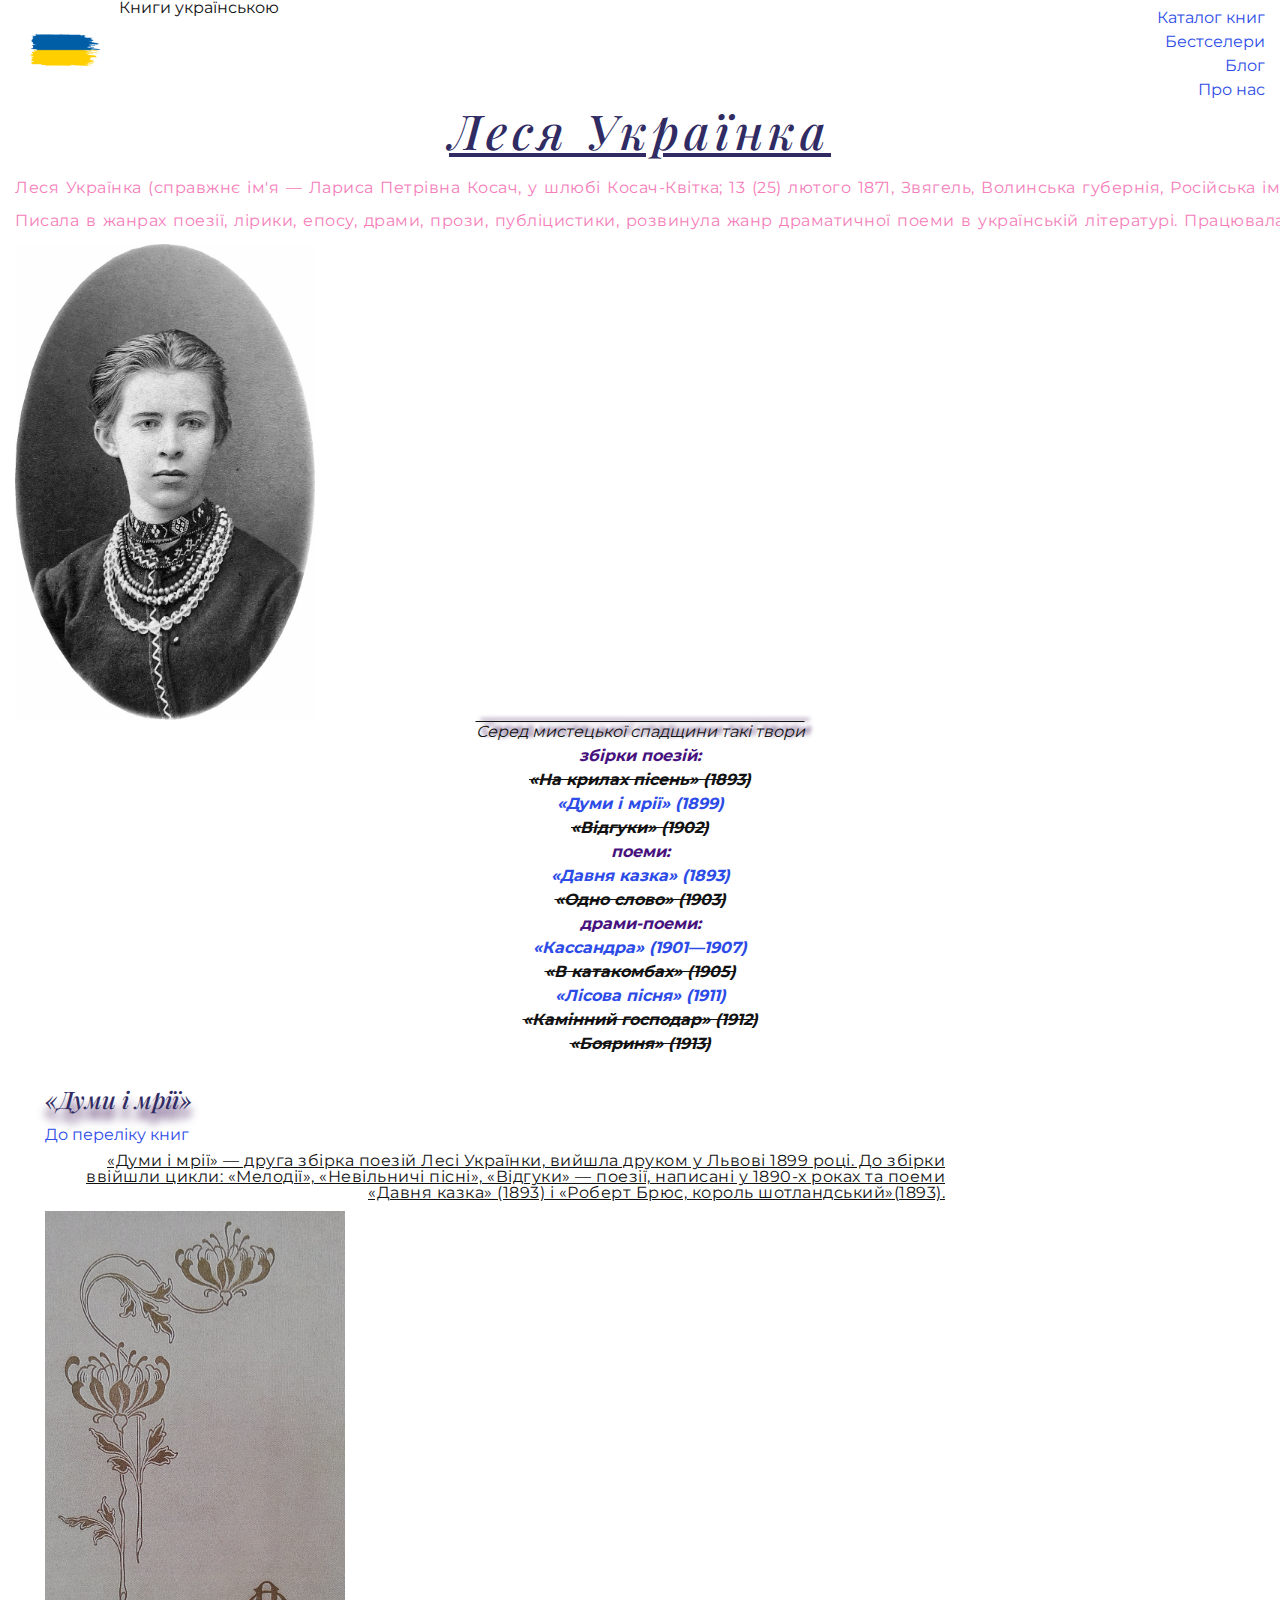
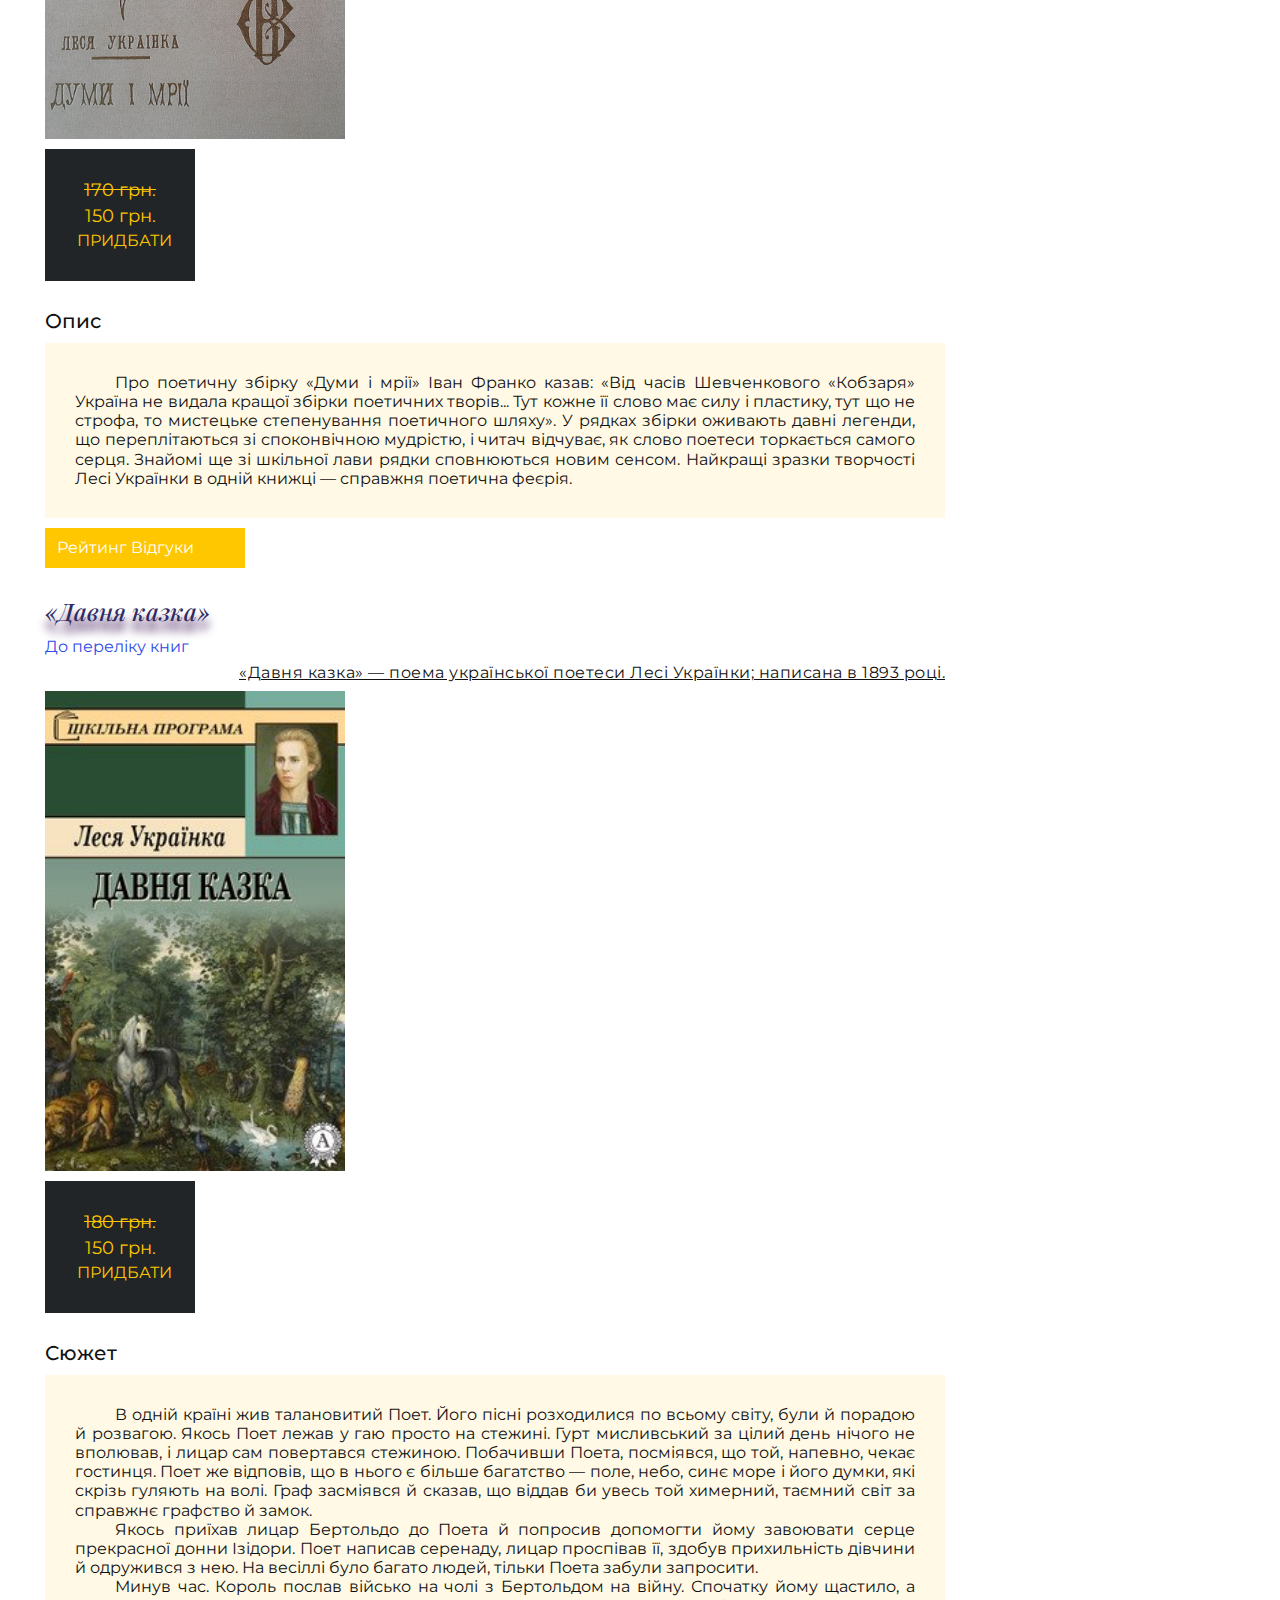
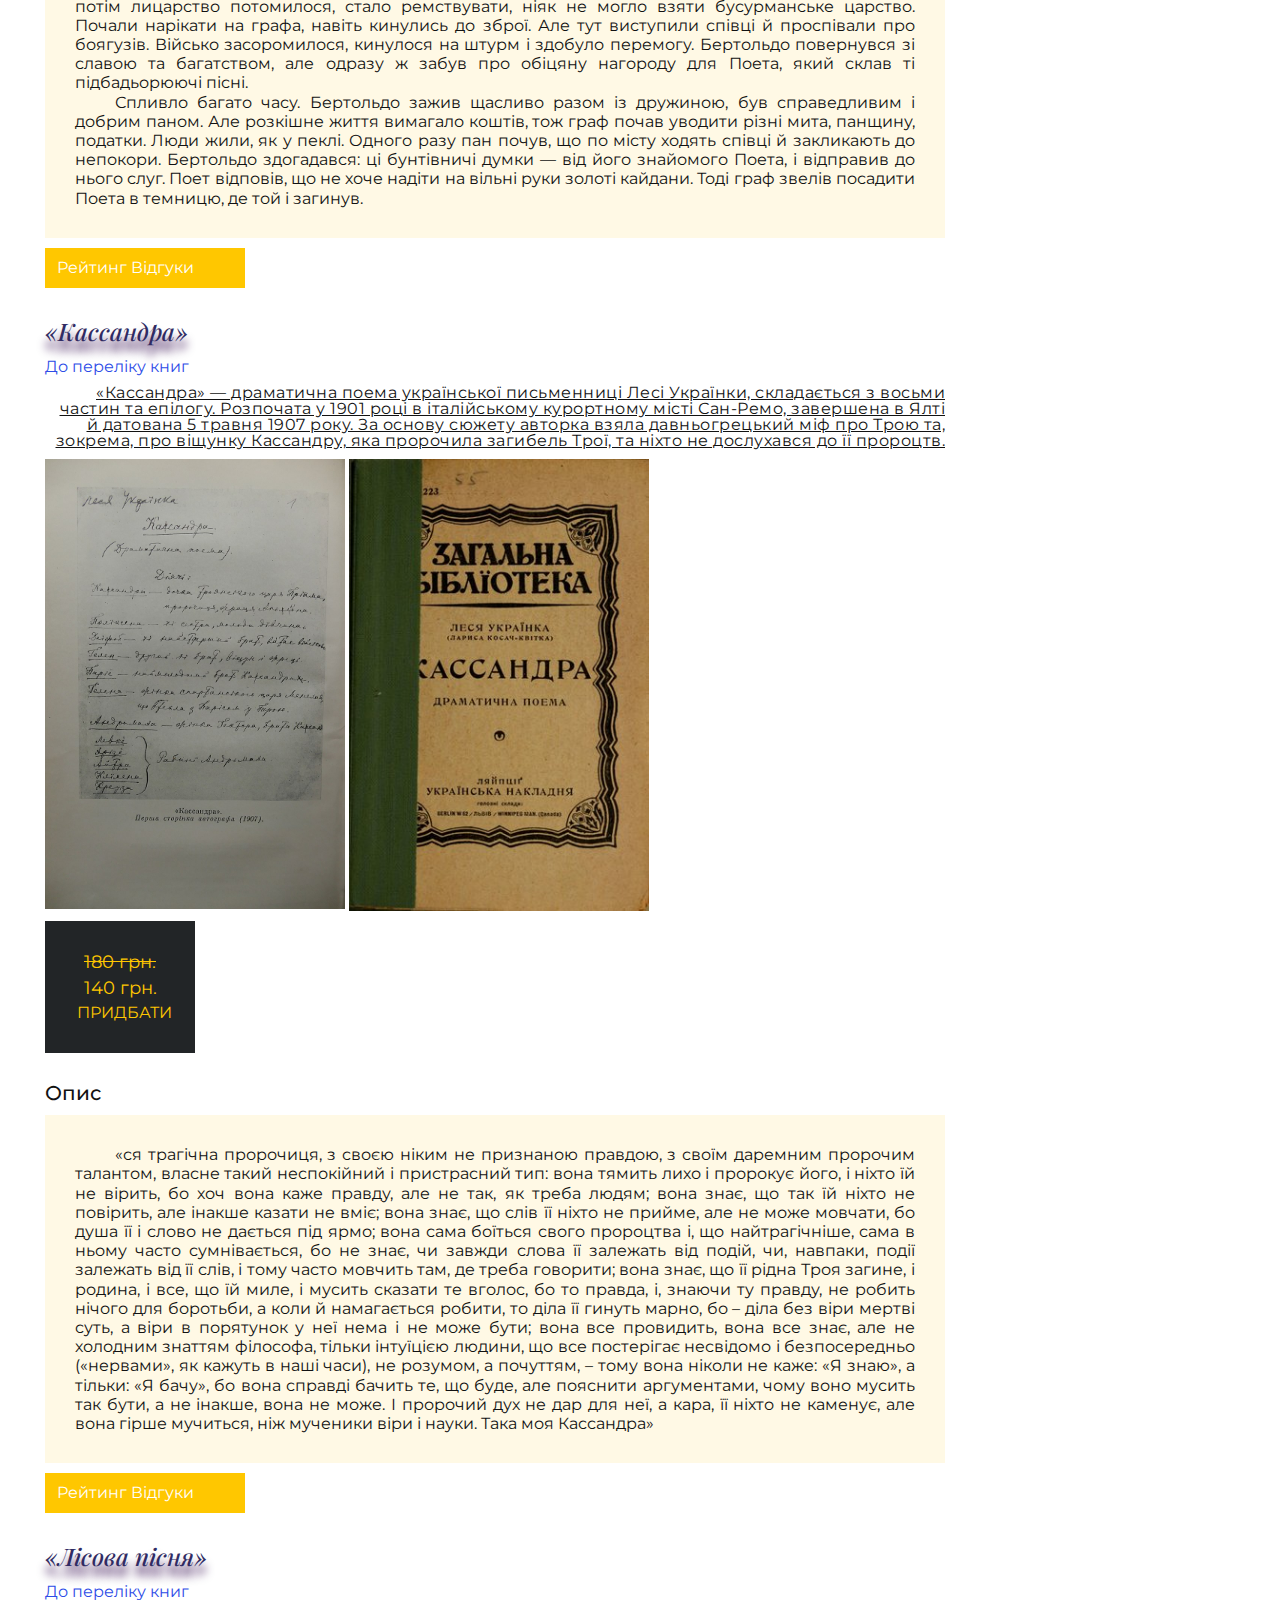
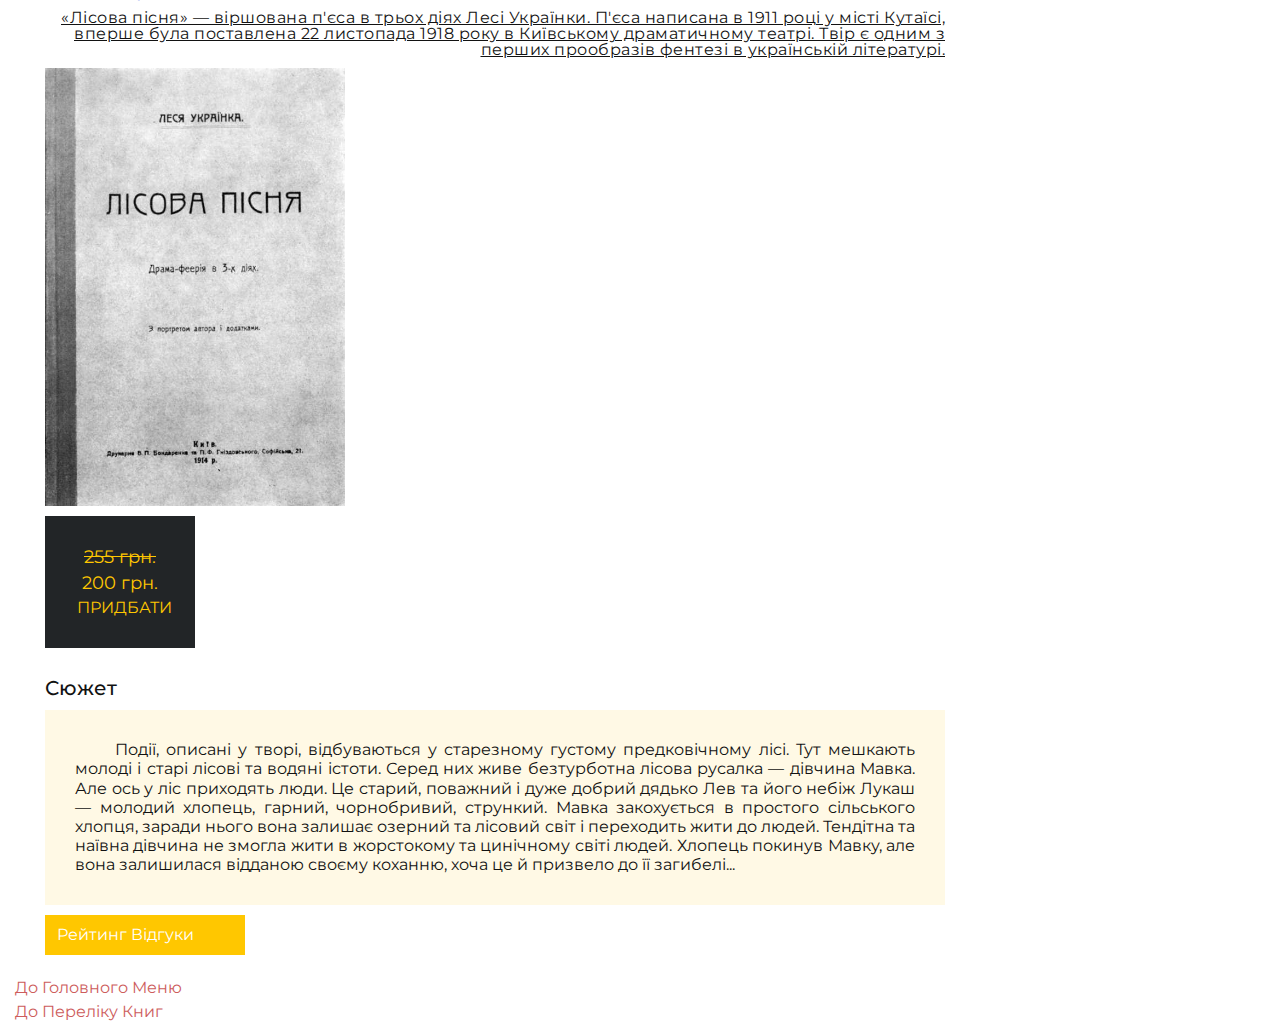
<file: lesson_5/index.html>
<!DOCTYPE html>
<html lang="uk">

<head>
  <meta charset="UTF-8">
  <meta http-equiv="X-UA-Compatible" content="IE=edge">
  <meta name="viewport" content="width=device-width, initial-scale=1.0">
  <link rel="stylesheet" href="css/reset.css">
  <link rel="stylesheet" href="css/style.css">
  <title>Леся Українка</title>
</head>

<body>
  <div class="wrapper">
    <header class="header" id="nav">
      <a class="header-logo" href="#">
        <img class="logo" src="img/logo-ukraine.png" alt="Лого у вигляді флагу України">
        <span>Книги українською</span>
      </a>
      <ul class="header-nav nav">
        <li class="nav-item"><a class="nav-link" href="#">Каталог книг</a></li>
        <li class="nav-item"><a class="nav-link" href="#">Бестселери</a></li>
        <li class="nav-item"><a class="nav-link" href="#">Блог</a></li>
        <li class="nav-item"><a class="nav-link" href="#">Про нас</a></li>
      </ul>
    </header>

    <main>
      <div class="hero-page">
        <h1 class="hero-title title">Леся Українка</h1>
        <p class="hero-descr">Леся Українка (справжнє ім'я — Лариса Петрівна Косач, у шлюбі Косач-Квітка; 13 (25)
          лютого 1871, Звягель, Волинська губернія, Російська імперія — 19 липня (1 серпня) 1913, Сурамі, Тифліська
          губернія, Російська імперія (нині Грузія)) — українська письменниця, перекладачка, фольклористка, феміністка
          та культурна діячка, співзасновниця літературного гуртка «Плеяда» та групи Українська соціал-демократія. У
          сучасній українській традиції входить до переліку найвідоміших жінок давньої та сучасної України.</p>
        <p class="hero-descr">Писала в жанрах поезії, лірики, епосу, драми, прози, публіцистики, розвинула жанр
          драматичної поеми в
          українській літературі. Працювала в галузі фольклористики (наспівала 220 народних мелодій) і активно
          долучалася до процесів українського жіночого руху та національного відродження.</p>
        <img src="img/01.jpg" alt="Фото Лесі Українки">
      </div>

      <div id="list" class="books-list">
        <p>Серед мистецької спадщини такі твори</p>
        <ul class="list-book">
          <li>збірки поезій:
            <ul>
              <li class="out-of-stock">«На крилах пісень» (1893)</li>
              <li><a href="#thoughts">«Думи і мрії» (1899)</a></li>
              <li class="out-of-stock">«Відгуки» (1902)</li>
            </ul>
          </li>
          <li>поеми:
            <ul>
              <li><a href="#old">«Давня казка» (1893)</a></li>
              <li class="out-of-stock">«Одно слово» (1903)</li>
            </ul>
          </li>
          <li>драми-поеми:
            <ul>
              <li><a href="#cassandra">«Кассандра» (1901—1907)</a></li>
              <li class="out-of-stock">«В катакомбах» (1905)</li>
              <li><a href="#forest">«Лісова пісня» (1911)</a></li>
              <li class="out-of-stock">«Камінний господар» (1912)</li>
              <li class="out-of-stock">«Бояриня» (1913)</li>
            </ul>
          </li>
        </ul>
      </div>


      <div id="thoughts" class="book">
        <div class="book-content">
          <div class="book-name">
            <h2 class="subtitle">«Думи і мрії»</h2>
            <a href="#list">До переліку книг</a>
            <p class="book-descr">«Думи і мрії» — друга збірка поезій Лесі Українки, вийшла друком у Львові 1899 році.
              До збірки ввійшли цикли: «Мелодії», «Невільничі пісні», «Відгуки» — поезії, написані у 1890-х роках та
              поеми «Давня казка» (1893) і «Роберт Брюс, король шотландський»(1893).</p>
            <img src="img/02.jpg" alt="Обкладинка першого видання збірки">
          </div>
          <div class="price">
            <p class="price-old">170 грн.</p>
            <p>150 грн.</p>
            <a href="#">Придбати</a>
          </div>
        </div>
        <div class="book-plot">
          <h3>Опис</h3>
          <p>Про поетичну збірку «Думи і мрії» Іван Франко казав: «Від часів Шевченкового
            «Кобзаря» Україна не видала
            кращої збірки поетичних творів... Тут кожне її слово має силу і пластику, тут що не строфа, то мистецьке
            степенування поетичного шляху». У рядках збірки оживають давні легенди, що переплітаються зі споконвічною
            мудрістю, і читач відчуває, як слово поетеси торкається самого серця. Знайомі ще зі шкільної лави рядки
            сповнюються новим сенсом. Найкращі зразки творчості Лесі Українки в одній книжці — справжня поетична феєрія.
          </p>
        </div>
        <div class="book-rewiew">
          <a href="#" target="_blank">Рейтинг</a>
          <a href="#" target="_blank">Відгуки</a>
        </div>
      </div>


      <div id="old" class="book">
        <div class="book-content">
          <div class="book-name">
            <h2 class="subtitle">«Давня казка»</h2>
            <a href="#list">До переліку книг</a>
            <p class="book-descr">«Давня казка» — поема української поетеси Лесі Українки; написана в 1893 році.</p>
            <img src="img/03.jpg" alt="Обкладинка видання 2017 року">
          </div>
          <div class="price">
            <p class="price-old">180 грн.</p>
            <p>150 грн.</p>
            <a href="#">Придбати</a>
          </div>
        </div>
        <div class="book-plot">
          <h3>Сюжет</h3>
          <div class="book-plot-inside">
            <p>В одній країні жив талановитий Поет. Його пісні розходилися по всьому світу, були й
              порадою й розвагою.
              Якось Поет лежав у гаю просто на стежині. Гурт мисливський за цілий день нічого не вполював, і лицар сам
              повертався стежиною. Побачивши Поета, посміявся, що той, напевно, чекає гостинця. Поет же відповів, що в
              нього є більше багатство — поле, небо, синє море і його думки, які скрізь гуляють на волі. Граф засміявся
              й
              сказав, що віддав би увесь той химерний, таємний світ за справжнє графство й замок.</p>
            <p>Якось приїхав лицар Бертольдо до Поета й попросив допомогти йому завоювати серце
              прекрасної донни Ізідори.
              Поет написав серенаду, лицар проспівав її, здобув прихильність дівчини й одружився з нею. На весіллі було
              багато людей, тільки Поета забули запросити.</p>
            <p>Минув час. Король послав військо на чолі з Бертольдом на війну. Спочатку йому
              щастило, а потім лицарство
              потомилося, стало ремствувати, ніяк не могло взяти бусурманське царство. Почали нарікати на графа, навіть
              кинулись до зброї. Але тут виступили співці й проспівали про боягузів. Військо засоромилося, кинулося на
              штурм і здобуло перемогу. Бертольдо повернувся зі славою та багатством, але одразу ж забув про обіцяну
              нагороду для Поета, який склав ті підбадьорюючі пісні.</p>
            <p>Спливло багато часу. Бертольдо зажив щасливо разом із дружиною, був справедливим і добрим паном. Але
              розкішне життя вимагало коштів, тож граф почав уводити різні мита, панщину, податки. Люди жили, як у
              пеклі.
              Одного разу пан почув, що по місту ходять співці й закликають до непокори. Бертольдо здогадався: ці
              бунтівничі думки — від його знайомого Поета, і відправив до нього слуг. Поет відповів, що не хоче надіти
              на
              вільні руки золоті кайдани. Тоді граф звелів посадити Поета в темницю, де той і загинув.</p>
          </div>
        </div>
        <div class="book-rewiew">
          <a href="#" target="_blank">Рейтинг</a>
          <a href="#" target="_blank">Відгуки</a>
        </div>
      </div>


      <div id="cassandra" class="book">
        <div class="book-content">
          <div class="book-name">
            <h2 class="subtitle">«Кассандра»</h2>
            <a href="#list">До переліку книг</a>
            <p class="book-descr">«Кассандра» — драматична поема української письменниці Лесі Українки, складається з
              восьми частин та
              епілогу. Розпочата у 1901 році в італійському курортному місті Сан-Ремо, завершена в Ялті й датована 5
              травня 1907 року. За основу сюжету авторка взяла давньогрецький міф про Трою та, зокрема, про віщунку
              Кассандру, яка пророчила загибель Трої, та ніхто не дослухався до її пророцтв.</p>
            <img src="img/04.jpg" alt="Перша сторінка рукопису поеми">
            <img src="img/05.jpg" alt="Обкладинка видання 1920 року">
          </div>
          <div class="price">
            <p class="price-old">180 грн.</p>
            <p>140 грн.</p>
            <a href="#">Придбати</a>
          </div>
        </div>
        <div class="book-plot">
          <h3>Опис</h3>
          <p>
            «ся трагічна пророчиця, з своєю ніким не признаною правдою, з своїм даремним пророчим талантом, власне такий
            неспокійний і пристрасний тип: вона тямить лихо і пророкує його, і ніхто їй не вірить, бо хоч вона каже
            правду, але не так, як треба людям; вона знає, що так їй ніхто не повірить, але інакше казати не вміє; вона
            знає, що слів її ніхто не прийме, але не може мовчати, бо душа її і слово не дається під ярмо; вона сама
            боїться свого пророцтва і, що найтрагічніше, сама в ньому часто сумнівається, бо не знає, чи завжди слова її
            залежать від подій, чи, навпаки, події залежать від її слів, і тому часто мовчить там, де треба говорити;
            вона знає, що її рідна Троя загине, і родина, і все, що їй миле, і мусить сказати те вголос, бо то правда,
            і, знаючи ту правду, не робить нічого для боротьби, а коли й намагається робити, то діла її гинуть марно, бо
            – діла без віри мертві суть, а віри в порятунок у неї нема і не може бути; вона все провидить, вона все
            знає, але не холодним знаттям філософа, тільки інтуїцією людини, що все постерігає несвідомо і безпосередньо
            («нервами», як кажуть в наші часи), не розумом, а почуттям, – тому вона ніколи не каже: «Я знаю», а тільки:
            «Я бачу», бо вона справді бачить те, що буде, але пояснити аргументами, чому воно мусить так бути, а не
            інакше, вона не може. І пророчий дух не дар для неї, а кара, її ніхто не каменує, але вона гірше мучиться,
            ніж мученики віри і науки. Така моя Кассандра»
          </p>
        </div>
        <div class="book-rewiew">
          <a href="#" target="_blank">Рейтинг</a>
          <a href="#" target="_blank">Відгуки</a>
        </div>
      </div>

      <div id="forest" class="book">
        <div class="book-content">
          <div class="book-name">
            <h2 class="subtitle">«Лісова пісня»</h2>
            <a href="#list">До переліку книг</a>
            <p class="book-descr">«Лісова пісня» — віршована п'єса в трьох діях Лесі Українки. П'єса написана в 1911
              році у місті Кутаїсі,
              вперше була поставлена 22 листопада 1918 року в Київському драматичному театрі. Твір є одним з перших
              прообразів фентезі в українській літературі.</p>
            <img src="img/06.jpg" alt="Обкладинка видання 1914 року">
          </div>
          <div class="price">
            <p class="price-old">255 грн.</p>
            <p>200 грн.</p>
            <a href="#">Придбати</a>
          </div>
        </div>
        <div class="book-plot">
          <h3>Сюжет</h3>
          <p>
            Події, описані у творі, відбуваються у старезному густому предковічному лісі. Тут мешкають молоді і старі
            лісові та водяні істоти. Серед них живе безтурботна лісова русалка — дівчина Мавка. Але ось у ліс приходять
            люди. Це старий, поважний і дуже добрий дядько Лев та його небіж Лукаш — молодий хлопець, гарний,
            чорнобривий, стрункий. Мавка закохується в простого сільського хлопця, заради нього вона залишає озерний та
            лісовий світ і переходить жити до людей. Тендітна та наївна дівчина не змогла жити в жорстокому та цинічному
            світі людей. Хлопець покинув Мавку, але вона залишилася відданою своєму коханню, хоча це й призвело до її
            загибелі...
          </p>
        </div>
        <div class="book-rewiew">
          <a href="#" target="_blank">Рейтинг</a>
          <a href="#" target="_blank">Відгуки</a>
        </div>
      </div>

    </main>

    <footer>
      <div class="">
        <ul class="footer-list">
          <li><a href="#nav" class="footer-link">До головного меню</a></li>
          <li><a href="#list" class="footer-link">До переліку книг</a></li>
        </ul>
      </div>
    </footer>
  </div>
</body>

</html>
</file>
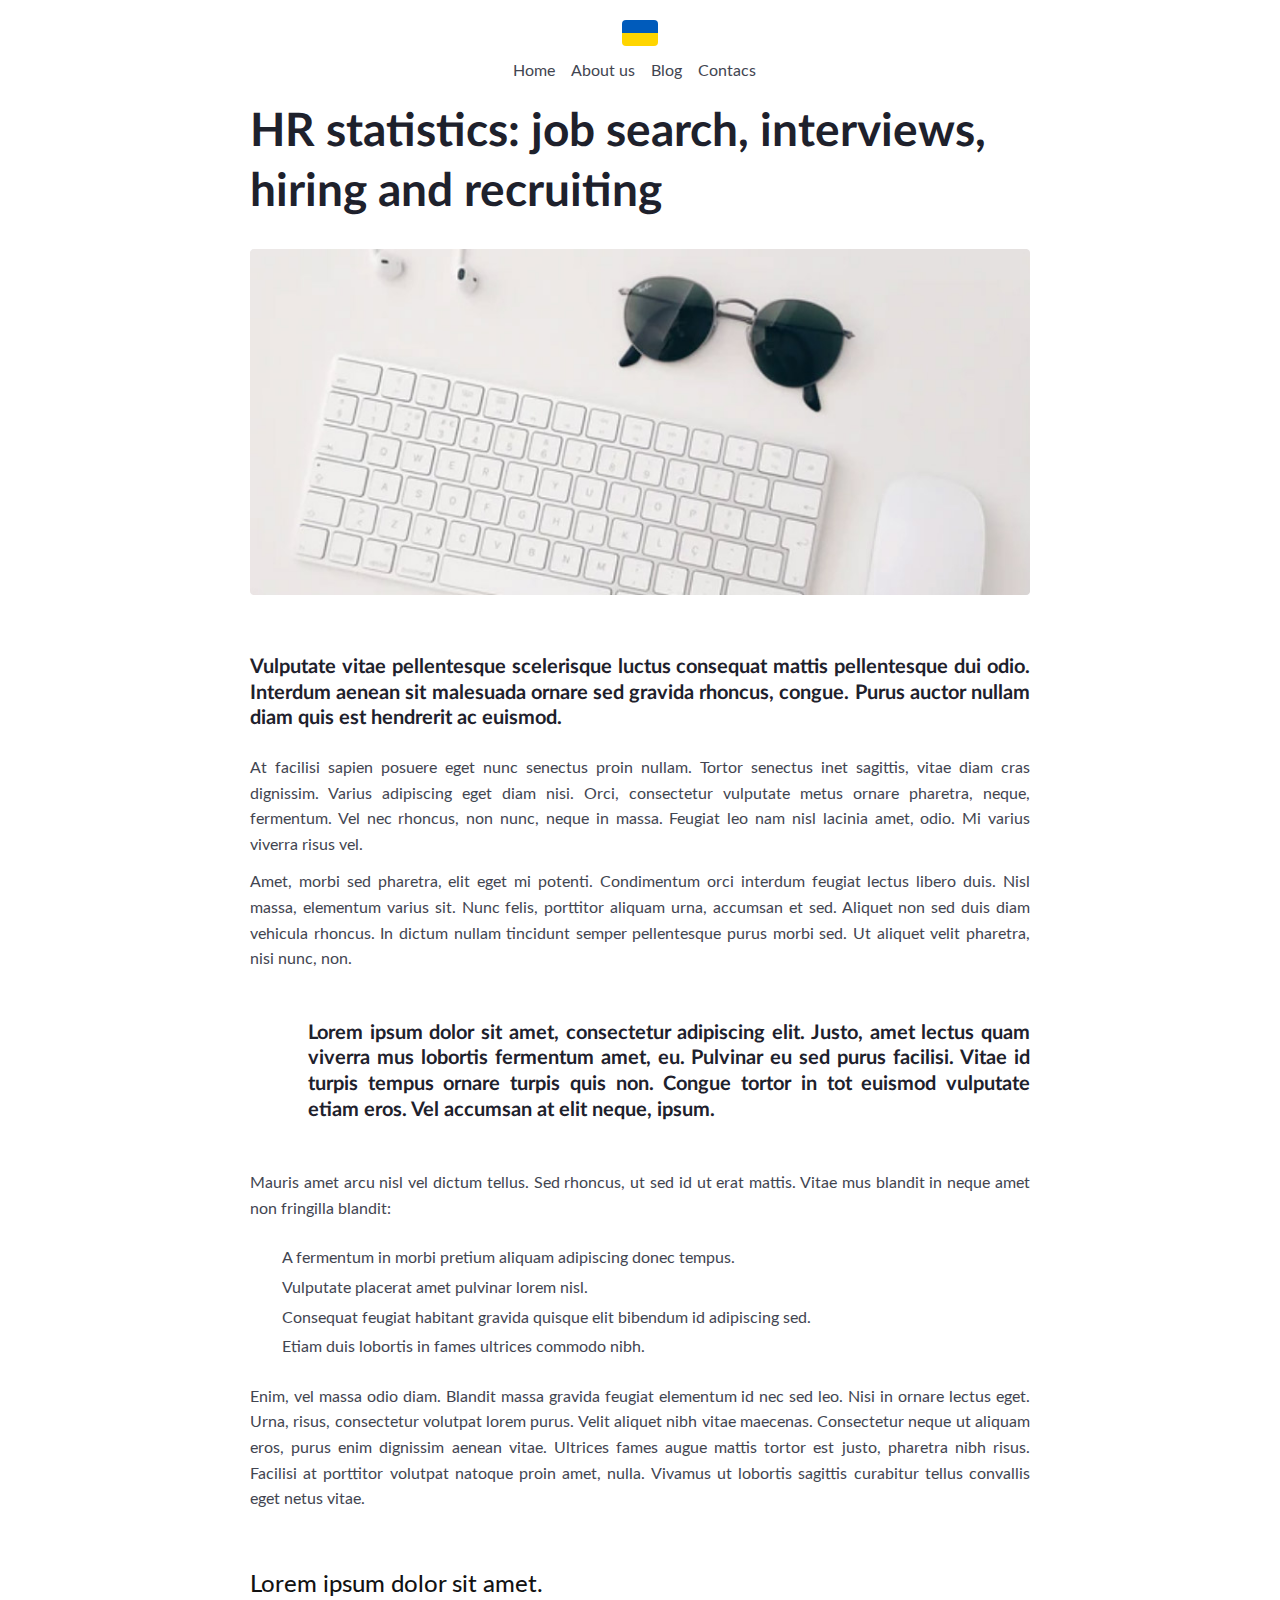
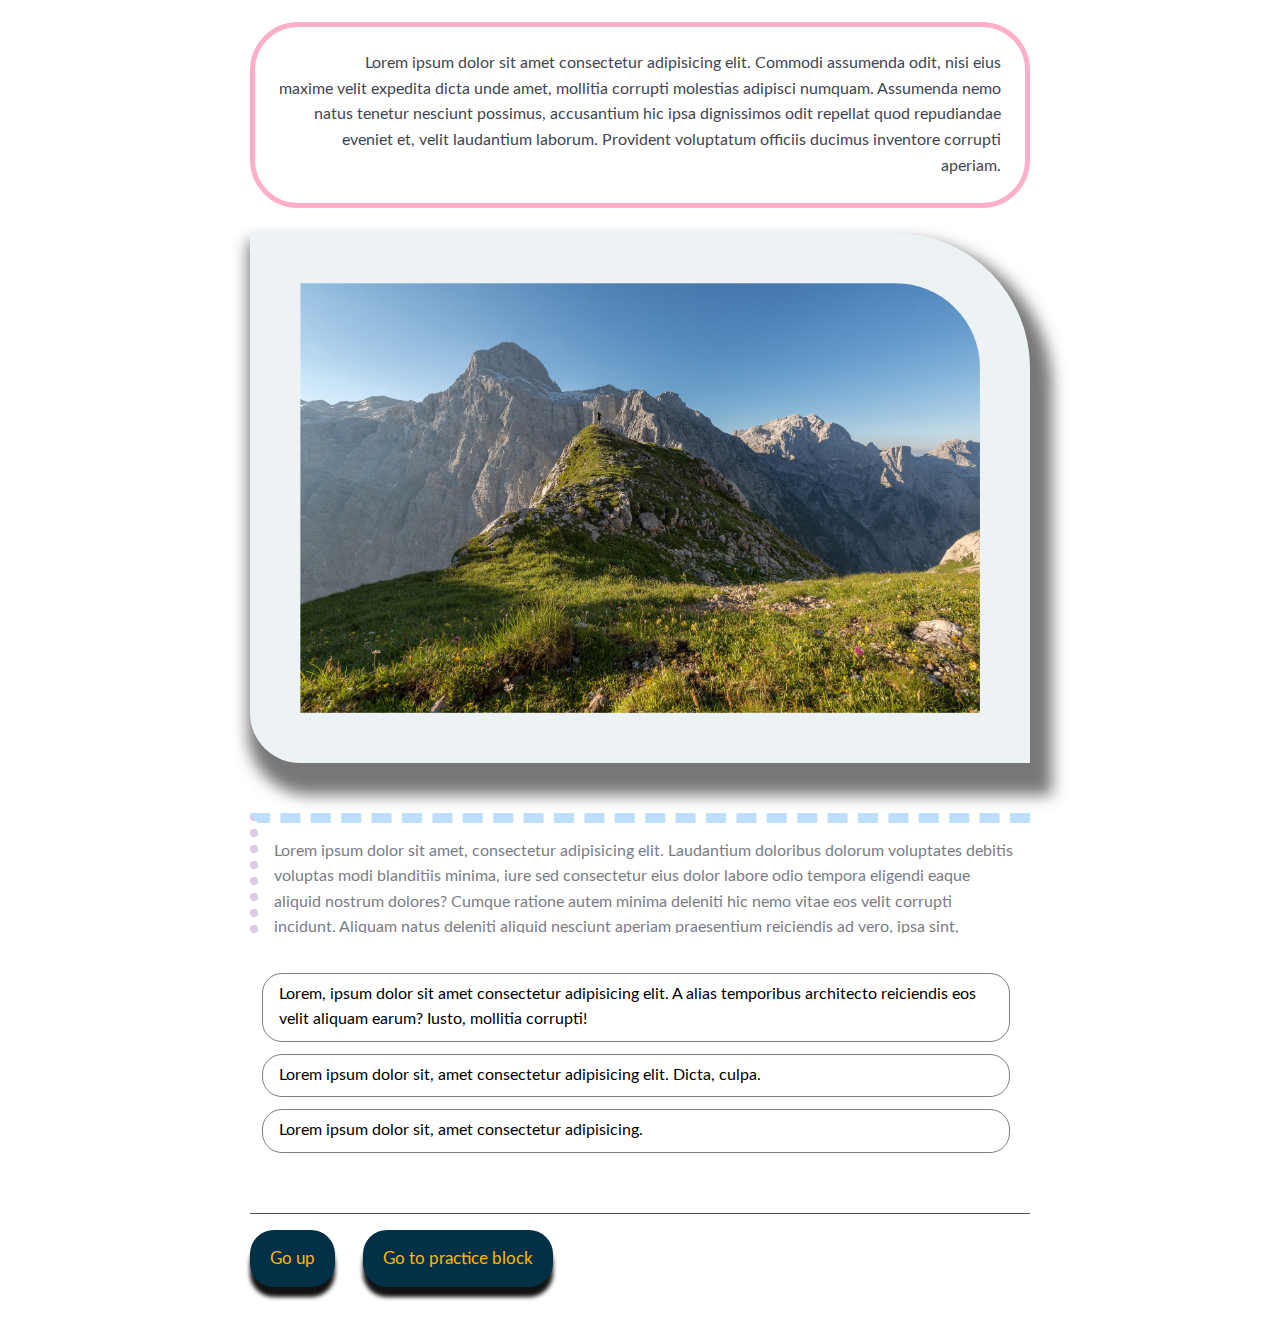
<file: lesson_6/index.html>
<!DOCTYPE html>
<html lang="en">

<head>
  <meta charset="UTF-8">
  <meta http-equiv="X-UA-Compatible" content="IE=edge">
  <meta name="viewport" content="width=device-width, initial-scale=1.0">
  <link rel="stylesheet" href="css/reset.css">
  <link rel="stylesheet" href="css/style.css">
  <title>HR statistics: job search, interviews, hiring and recruiting</title>
</head>

<body>
  <div class="wrapper">
    <header id="top" class="header">
      <div class="container">
        <div class="header-logo">
          <a href="#"><img src="img/logo-ua.svg" alt="Logo as blue and yellow flag of Ukraine"></a>
        </div>
        <div class="header-nav">
          <ul class="nav-list">
            <li class="nav-item"><a href="#" class="nav-link">Home</a></li>
            <li class="nav-item"><a href="#" class="nav-link">About us</a></li>
            <li class="nav-item"><a href="#" class="nav-link">Blog</a></li>
            <li class="nav-item"><a href="#" class="nav-link">Contacs</a></li>
          </ul>
        </div>
      </div>
    </header>
    <main>
      <div class="article">
        <div class="container">
          <h1 class="article-title">HR statistics: job search, interviews, hiring and recruiting</h1>
          <img src="img/01.jpg" alt="The keyboard, mouse, earphones and sunglases are laying on desktop">
          <p class="article-descr">Vulputate vitae pellentesque scelerisque luctus consequat mattis pellentesque dui
            odio.
            Interdum aenean sit malesuada ornare sed gravida rhoncus, congue. Purus auctor nullam diam quis est
            hendrerit
            ac euismod.</p>
          <div class="article-block">
            <p class="article-block-text">
              At facilisi sapien posuere eget nunc senectus proin nullam. Tortor senectus inet
              sagittis, vitae diam cras dignissim. Varius adipiscing eget diam nisi. Orci, consectetur vulputate metus
              ornare pharetra, neque, fermentum. Vel nec rhoncus, non nunc, neque in massa. Feugiat leo nam nisl lacinia
              amet, odio. Mi varius viverra risus vel.
            </p>
            <p class="article-block-text">
              Amet, morbi sed pharetra, elit eget mi potenti. Condimentum orci
              interdum feugiat lectus libero duis. Nisl massa, elementum varius sit. Nunc felis, porttitor aliquam urna,
              accumsan et sed. Aliquet non sed duis diam vehicula rhoncus. In dictum nullam tincidunt semper
              pellentesque
              purus morbi sed. Ut aliquet velit pharetra, nisi nunc, non.
            </p>
          </div>
          <p class="aricle-cit">Lorem ipsum dolor sit amet, consectetur adipiscing elit. Justo, amet lectus quam viverra
            mus lobortis fermentum amet, eu. Pulvinar eu sed purus facilisi. Vitae id turpis tempus ornare turpis quis
            non. Congue tortor in tot euismod vulputate etiam eros. Vel accumsan at elit neque, ipsum.</p>
          <div class="article-pluses">
            <p class="article-pluses-descr">Mauris amet arcu nisl vel dictum tellus. Sed rhoncus, ut sed id ut erat
              mattis. Vitae mus blandit in neque amet non fringilla blandit:</p>
            <ul class="article-pluses-list">
              <li class="article-pluses-item">A fermentum in morbi pretium aliquam adipiscing donec tempus.</li>
              <li class="article-pluses-item">Vulputate placerat amet pulvinar lorem nisl.</li>
              <li class="article-pluses-item">Consequat feugiat habitant gravida quisque elit bibendum id adipiscing
                sed.</li>
              <li class="article-pluses-item">Etiam duis lobortis in fames ultrices commodo nibh.</li>
            </ul>
          </div>
          <p class="article-conclusions">Enim, vel massa odio diam. Blandit massa gravida feugiat elementum id nec sed
            leo. Nisi in ornare lectus eget. Urna, risus, consectetur volutpat lorem purus. Velit aliquet nibh vitae
            maecenas. Consectetur neque ut aliquam eros, purus enim dignissim aenean vitae. Ultrices fames augue mattis
            tortor est justo, pharetra nibh risus. Facilisi at porttitor volutpat natoque proin amet, nulla. Vivamus ut
            lobortis sagittis curabitur tellus convallis eget netus vitae.</p>
        </div>
      </div>
      <!-- Практика -->
      <div id="practice" class="practice">
        <div class="container">
          <div class="practice-hero">
            <h2 class="practice-title">Lorem ipsum dolor sit amet.</h2>
            <p class="practice-descr">Lorem ipsum dolor sit amet consectetur adipisicing elit. Commodi assumenda odit,
              nisi eius maxime velit expedita dicta unde amet, mollitia corrupti molestias adipisci numquam. Assumenda
              nemo natus tenetur nesciunt possimus, accusantium hic ipsa dignissimos odit repellat quod repudiandae
              eveniet et, velit laudantium laborum. Provident voluptatum officiis ducimus inventore corrupti aperiam.
            </p>
            <img src="img/02.jpg" alt="mountains">
          </div>
          <div class="practice-content">
            <p class="practice-content-text">Lorem ipsum dolor sit amet, consectetur adipisicing elit. Laudantium
              doloribus dolorum voluptates debitis voluptas modi blanditiis minima, iure sed consectetur eius dolor
              labore odio tempora eligendi eaque aliquid nostrum dolores? Cumque ratione autem minima deleniti hic nemo
              vitae eos velit corrupti incidunt. Aliquam natus deleniti aliquid nesciunt aperiam praesentium reiciendis
              ad vero, ipsa sint, perspiciatis adipisci odit. Omnis itaque vel similique at, beatae ipsam quaerat ex cum
              accusantium delectus explicabo facilis eveniet dolore cupiditate voluptatibus nihil nesciunt quisquam
              voluptas consequuntur, sequi ipsa illo unde magnam. Quia, sapiente tempore vel aliquam consectetur
              perspiciatis? Numquam asperiores dolores cupiditate unde consequatur vel sapiente.</p>
            <ul class="practice-content-list">
              <li class="practice-content-item">Lorem, ipsum dolor sit amet consectetur adipisicing elit. A alias
                temporibus architecto reiciendis eos velit aliquam earum? Iusto, mollitia corrupti!</li>
              <li class="practice-content-item">Lorem ipsum dolor sit, amet consectetur adipisicing elit. Dicta, culpa.
              </li>
              <li class="practice-content-item">Lorem ipsum dolor sit, amet consectetur adipisicing.</li>
            </ul>
          </div>
        </div>
      </div>
    </main>
    <footer>
      <div class="container">
        <div class="go-up">
          <a href="#top">Go up</a>
          <a href="#practice">Go to practice block</a>
        </div>
      </div>
    </footer>
  </div>
</body>

</html>
</file>
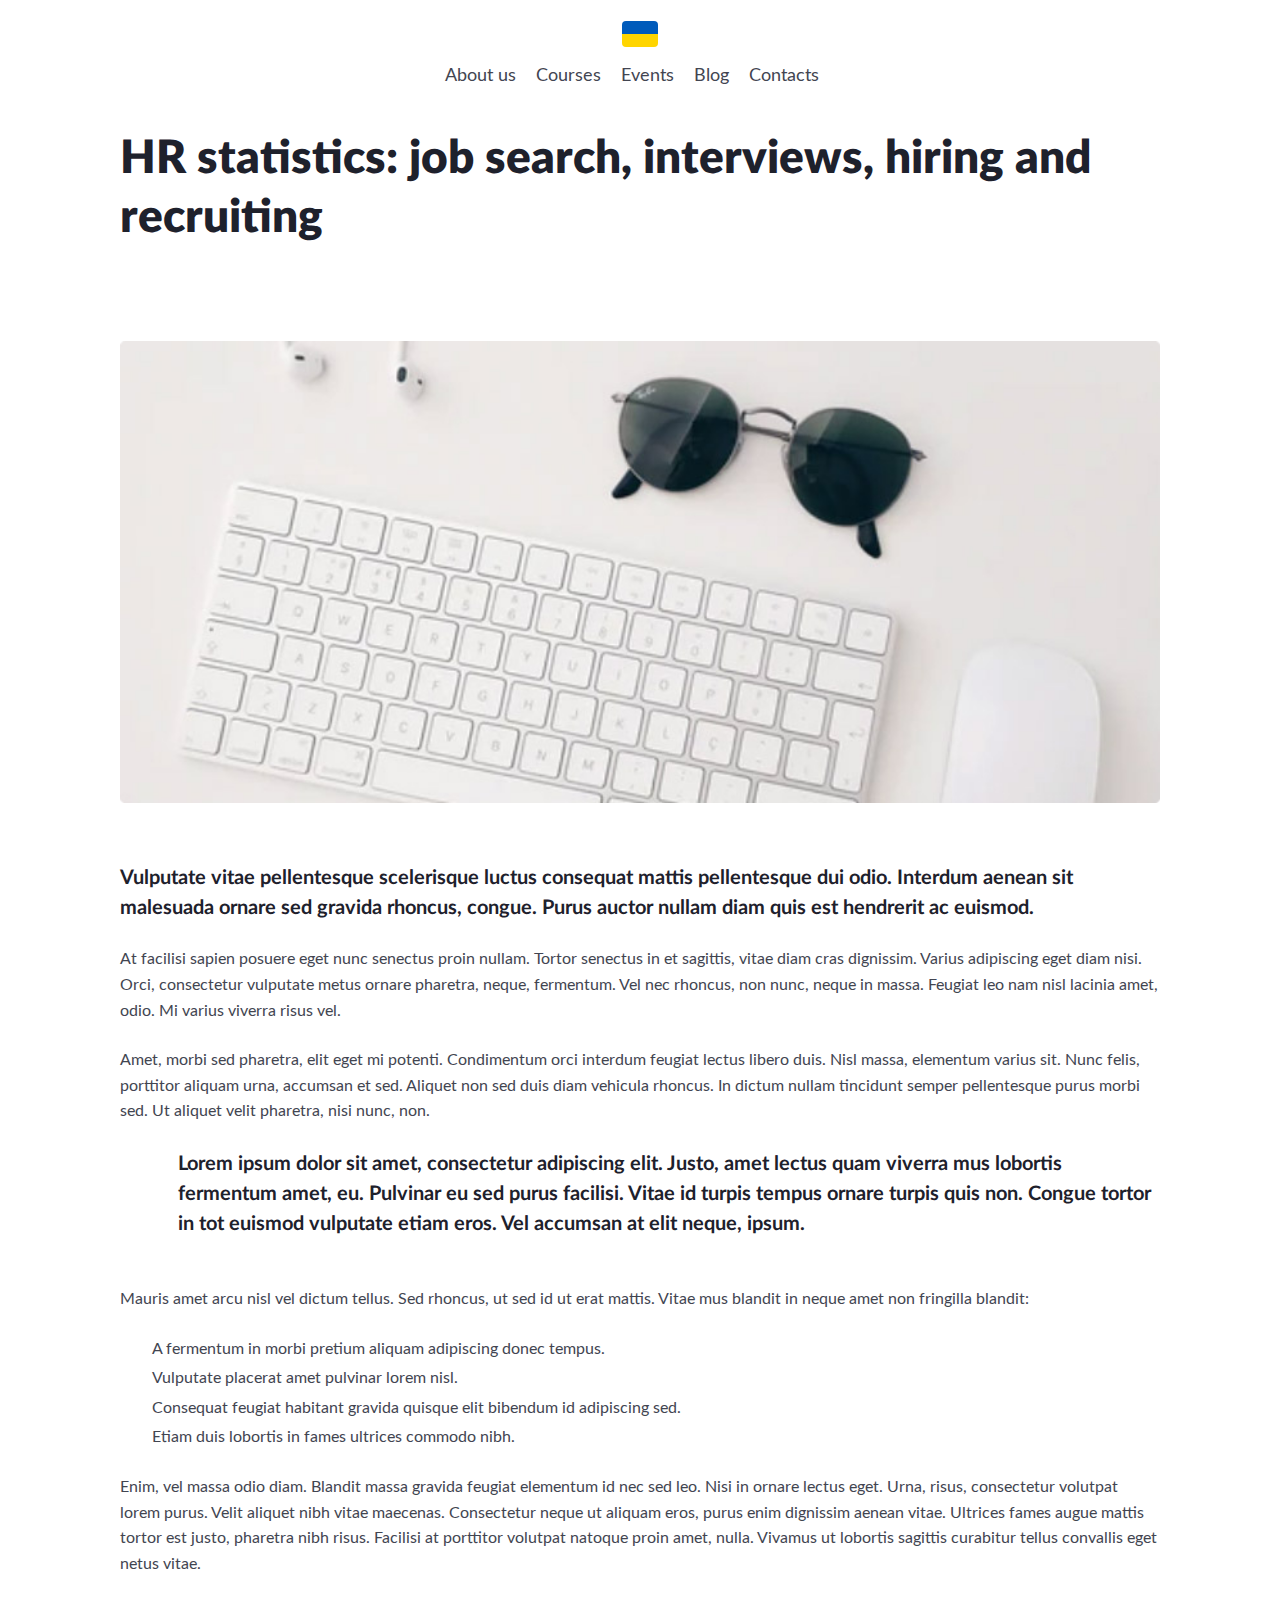
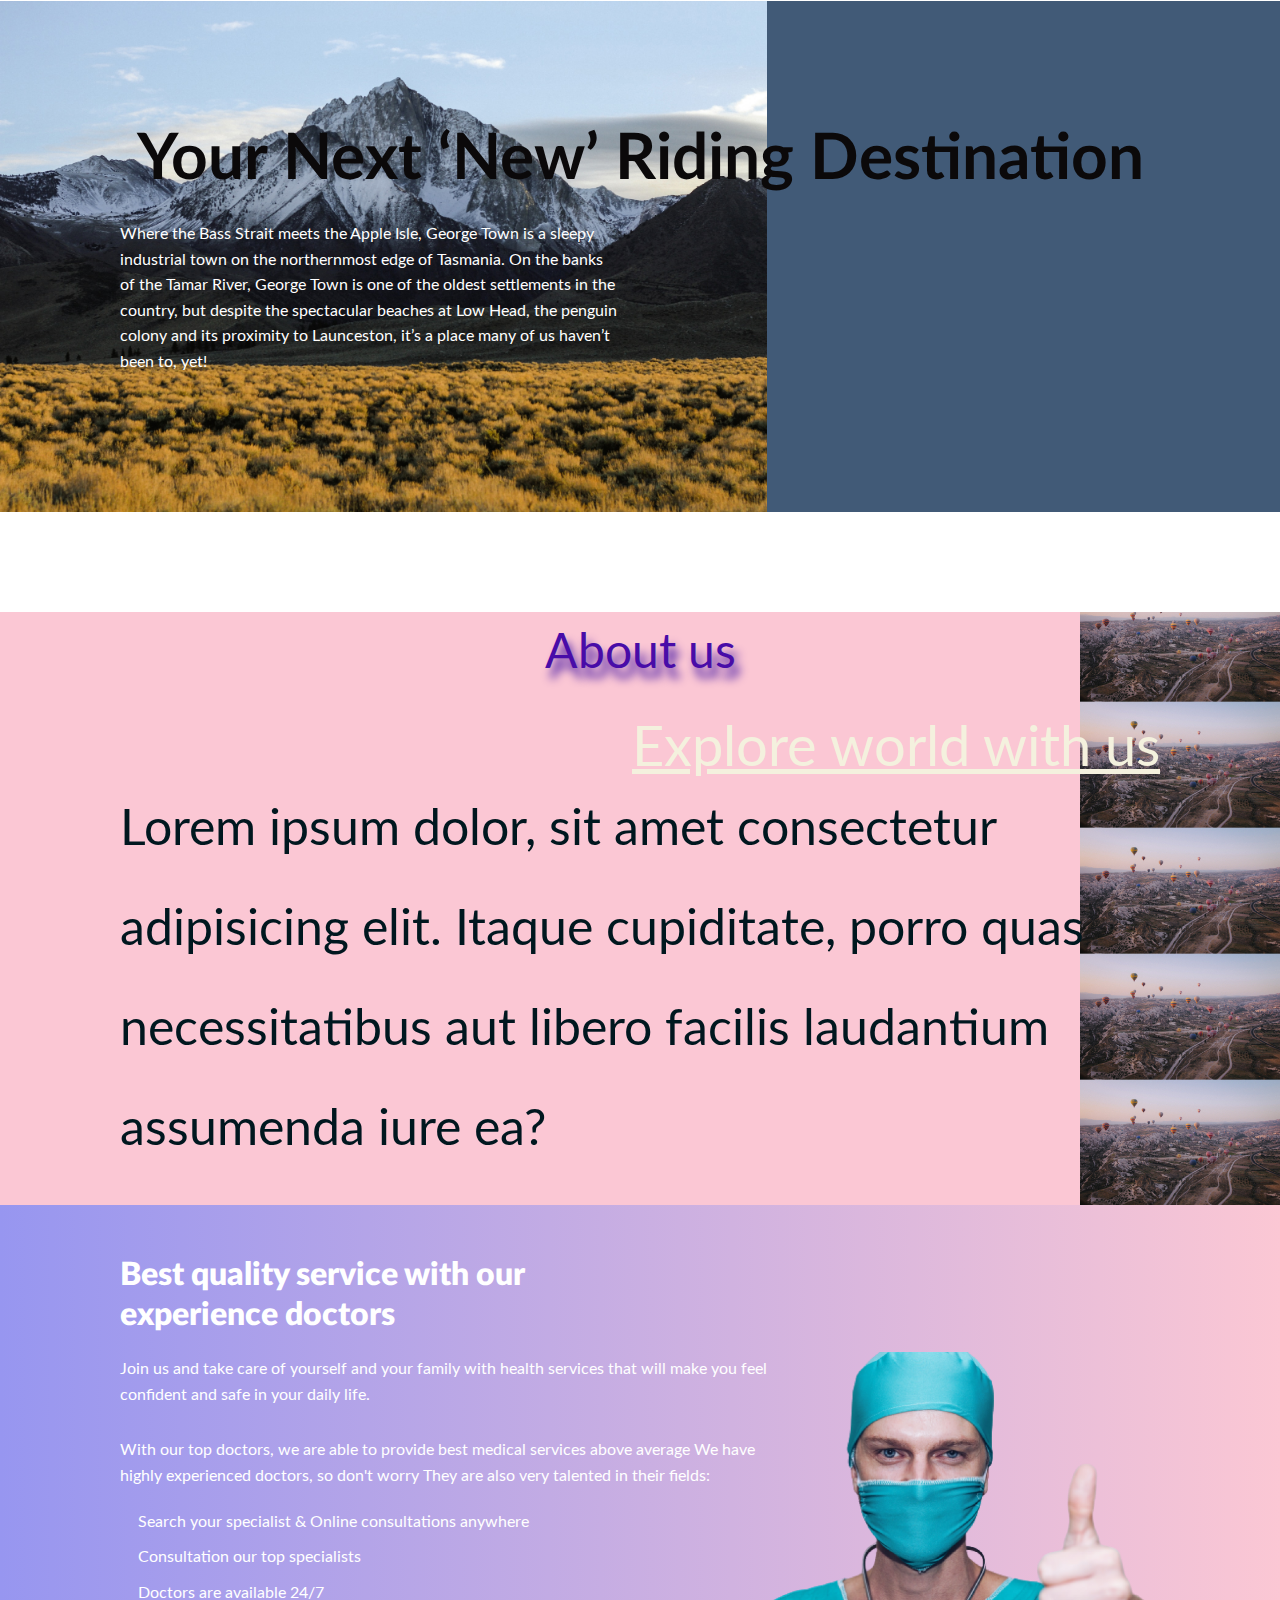
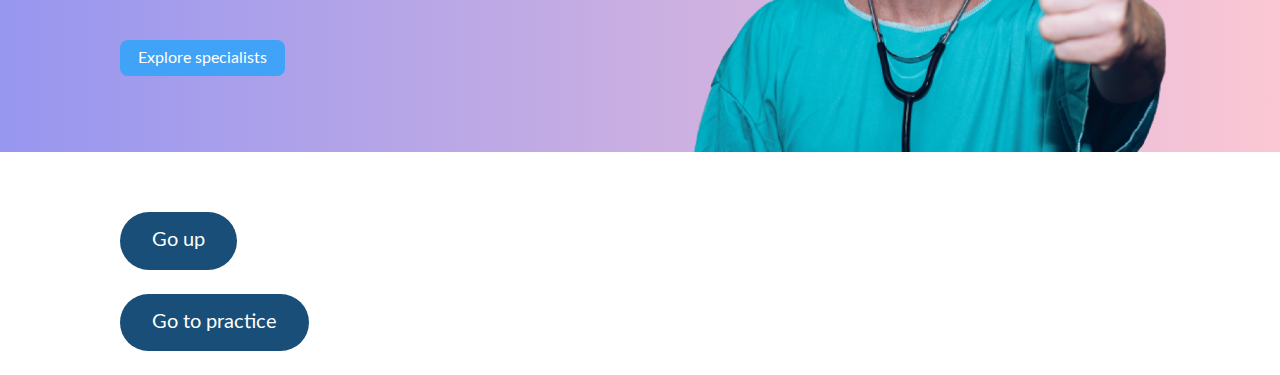
<file: lesson_7/index.html>
<!DOCTYPE html>
<html lang="en">

<head>
  <meta charset="UTF-8">
  <meta http-equiv="X-UA-Compatible" content="IE=edge">
  <meta name="viewport" content="width=device-width, initial-scale=1.0">
  <link rel="stylesheet" href="css/reset.css">
  <link rel="stylesheet" href="css/style.css">
  <title>HR statistics: job search, interviews, hiring and recruiting</title>
</head>

<body>
  <header id="top" class="header">
    <div class="header-container">
      <div class="header-logo">
        <a href="#"><img src="img/logo-ua.svg" alt="Logo as blue and yellow flag of Ukraine"></a>
      </div>
      <nav class="header-nav">
        <ul class="header-nav-list">
          <li class="header-nav-item"><a href="#" class="header-nav-link">About us</a></li>
          <li class="header-nav-item"><a href="#" class="header-nav-link">Courses</a></li>
          <li class="header-nav-item"><a href="#" class="header-nav-link">Events</a></li>
          <li class="header-nav-item"><a href="#" class="header-nav-link">Blog</a></li>
          <li class="header-nav-item"><a href="#" class="header-nav-link">Contacts</a></li>
        </ul>
      </nav>
    </div>
  </header>
  <main class="blog-page">
    <div class="blog-page-container">
      <h1 class="blog-page-title">HR statistics: job search, interviews, hiring and recruiting</h1>
      <img src="img/01.jpg" alt="The keyboard is on desktop">
      <p class="blog-page-descr">Vulputate vitae pellentesque scelerisque luctus consequat mattis pellentesque
        dui odio. Interdum aenean sit malesuada ornare sed gravida rhoncus, congue. Purus auctor nullam diam
        quis est hendrerit ac euismod.</p>
      <p class="blog-page-text">At facilisi sapien posuere eget nunc senectus proin nullam. Tortor senectus in
        et sagittis, vitae diam cras dignissim. Varius adipiscing eget diam nisi. Orci, consectetur
        vulputate metus ornare pharetra, neque, fermentum. Vel nec rhoncus, non nunc, neque in massa.
        Feugiat leo nam nisl lacinia amet, odio. Mi varius viverra risus vel.</p>
      <p class="blog-page-text">Amet, morbi sed pharetra, elit eget mi potenti. Condimentum orci interdum
        feugiat lectus libero duis. Nisl massa, elementum varius sit. Nunc felis, porttitor aliquam urna,
        accumsan et sed. Aliquet non sed duis diam vehicula rhoncus. In dictum nullam tincidunt semper
        pellentesque purus morbi sed. Ut aliquet velit pharetra, nisi nunc, non.</p>
      <p class="blog-page-cit">Lorem ipsum dolor sit amet, consectetur adipiscing elit. Justo, amet lectus
        quam viverra mus lobortis fermentum amet, eu. Pulvinar eu sed purus facilisi. Vitae id turpis tempus
        ornare turpis quis non. Congue tortor in tot euismod vulputate etiam eros. Vel accumsan at elit
        neque, ipsum.</p>
      <div class="blog-page-content">
        <p class="blog-page-text">Mauris amet arcu nisl vel dictum tellus. Sed rhoncus, ut sed id ut erat
          mattis. Vitae mus blandit in neque amet non fringilla blandit:</p>
        <ul class="blog-page-list">
          <li class="blog-page-item">A fermentum in morbi pretium aliquam adipiscing donec tempus.</li>
          <li class="blog-page-item">Vulputate placerat amet pulvinar lorem nisl.</li>
          <li class="blog-page-item">Consequat feugiat habitant gravida quisque elit bibendum id
            adipiscing sed.</li>
          <li class="blog-page-item">Etiam duis lobortis in fames ultrices commodo nibh.</li>
        </ul>
      </div>
      <p class="blog-page-text">Enim, vel massa odio diam. Blandit massa gravida feugiat elementum id nec sed
        leo. Nisi in ornare lectus eget. Urna, risus, consectetur volutpat lorem purus. Velit aliquet nibh
        vitae maecenas. Consectetur neque ut aliquam eros, purus enim dignissim aenean vitae. Ultrices fames
        augue mattis tortor est justo, pharetra nibh risus. Facilisi at porttitor volutpat natoque proin
        amet, nulla. Vivamus ut lobortis sagittis curabitur tellus convallis eget netus vitae.</p>
    </div>

    <div id="practice" class="practice-section">
      <div class="practice-section-container">
        <h2 class="practice-section-title">Your Next ‘New’ Riding Destination</h2>
        <p class="practice-section-descr">Where the Bass Strait meets the Apple Isle, George Town is a sleepy industrial
          town on the northernmost edge of Tasmania. On the banks of the Tamar River, George Town is one of the oldest
          settlements in the country, but despite the spectacular beaches at Low Head, the penguin colony and its
          proximity to Launceston, it’s a place many of us haven’t been to, yet!</p>
      </div>
    </div>

    <div class="explore-section">
      <div class="explore-section-container">
        <h3 class="explore-section-subtitle">About us</h3>
        <h2 class="explore-section-title">Explore world with us</h2>
        <p class="explore-section-text">Lorem ipsum dolor, sit amet consectetur adipisicing elit. Itaque cupiditate,
          porro quas necessitatibus aut libero facilis laudantium assumenda iure ea?</p>
      </div>
    </div>

    <div class="best-section">
      <div class="best-section-container">
        <h2 class="best-section-title">Best quality service with our experience
          doctors</h2>
        <p class="best-section-descr">Join us and take care of yourself and your family with health services that
          will make you feel confident and safe in your daily life.</p>
      </div>
      <div class="best-section-container">
        <p class="best-section-text">With our top doctors, we are able to provide best medical services above
          average We have highly experienced doctors, so don't worry They are also very talented in their fields:</p>
        <ul class="best-section-list">
          <li class="best-section-item">Search your specialist & Online consultations anywhere</li>
          <li class="best-section-item">Consultation our top specialists</li>
          <li class="best-section-item">Doctors are available 24/7</li>
        </ul>
        <a href="#" class="best-section-link">Explore specialists</a>
      </div>
    </div>


  </main>
  <footer class="footer">
    <div class="footer-container">
      <ul class="footer-list">
        <li class="footer-item"><a href="#top" class="footer-link">Go up</a></li>
        <li class="footer-item"><a href="#practice" class="footer-link">Go to practice</a></li>
      </ul>
    </div>
  </footer>
</body>

</html>
</file>
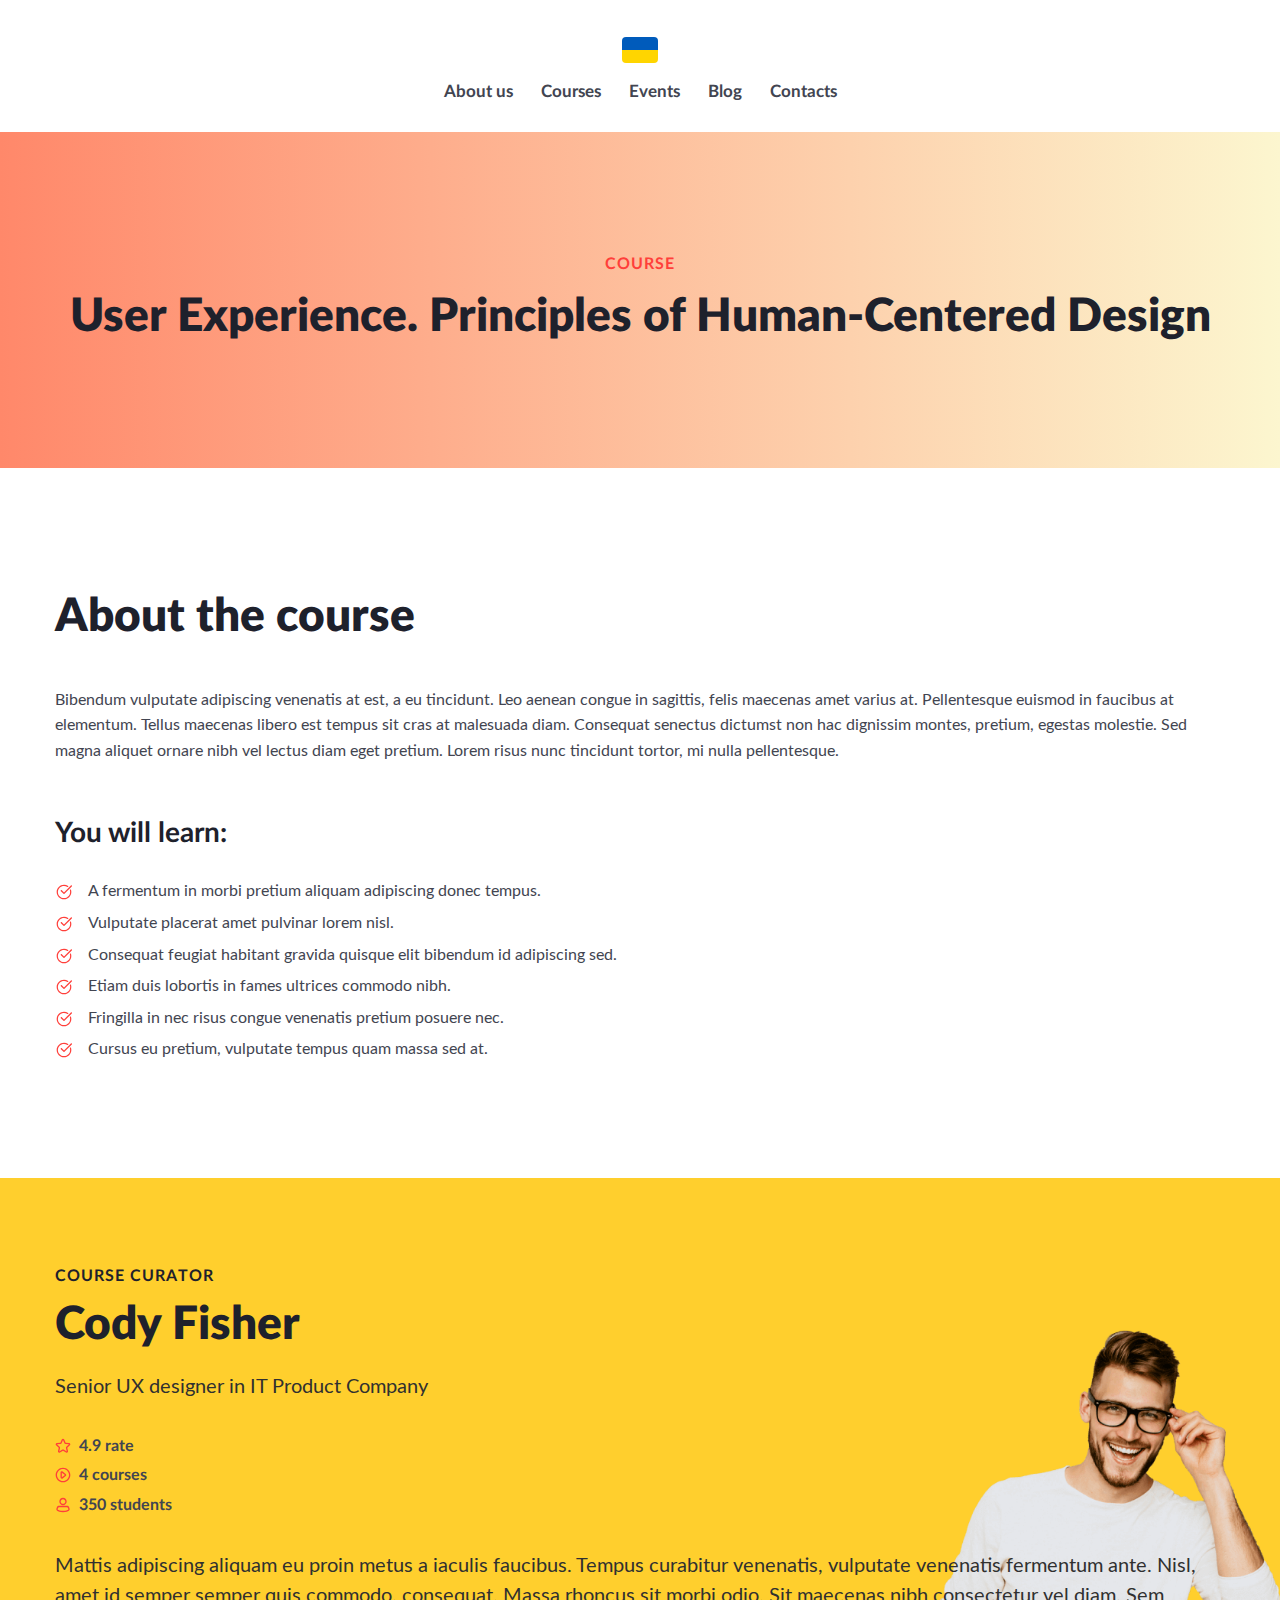
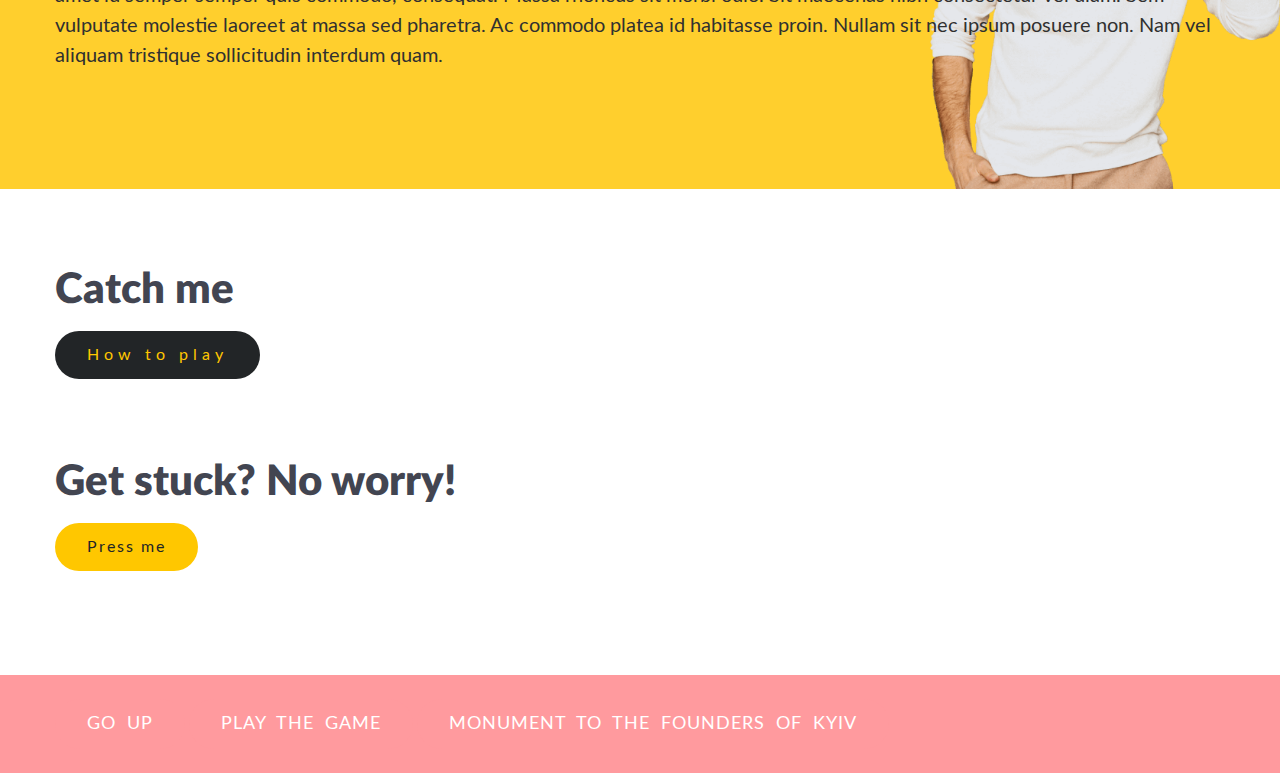
<file: lesson_8/index.html>
<!DOCTYPE html>
<html lang="en">

<head>
  <meta charset="UTF-8">
  <meta http-equiv="X-UA-Compatible" content="IE=edge">
  <meta name="viewport" content="width=device-width, initial-scale=1.0">
  <link rel="stylesheet" href="css/reset.css">
  <link rel="stylesheet" href="css/style.css">
  <title>User Experience</title>
</head>

<body>
  <div class="wrapper">
    <header>
      <div class="header-container">
        <div class="header-nav">
          <a href="#">
            <svg width="36px" height="36px" viewBox="0 0 36 36" xmlns="http://www.w3.org/2000/svg" xmlns:xlink="http://www.w3.org/1999/xlink"
              aria-hidden="true" role="img" class="iconify iconify--twemoji" preserveAspectRatio="xMidYMid meet">
              <path fill="#005BBB" d="M32 5H4a4 4 0 0 0-4 4v9h36V9a4 4 0 0 0-4-4z"></path>
              <path fill="#FFD500" d="M36 27a4 4 0 0 1-4 4H4a4 4 0 0 1-4-4v-9h36v9z"></path>
            </svg>
          </a>
          <ul class="header-nav-list">
            <li><a href="#">About us</a></li>
            <li><a href="#">Courses</a>
              <ul>
                <li><a href="#">Blockchain</a></li>
                <li><a href="#">Marketing</a></li>
                <li><a href="#">Project Managment</a></li>
                <li><a href="#">Do you wanna fly with me</a></li>
              </ul>
            </li>
            <li><a href="#">Events</a></li>
            <li><a href="#">Blog</a></li>
            <li><a href="#">Contacts</a></li>
          </ul>
        </div>
      </div>
    </header>

    <main>
      <div class="hero-section">
        <div class="hero-section-container">
          <h2 class="subtitle">Course</h2>
          <h1 class="title">User Experience. Principles of Human-Centered Design</h1>
        </div>
      </div>
      <div class="about-section">
        <div class="about-section-container">
          <h2>About the course</h2>
          <p>
            Bibendum vulputate adipiscing venenatis at est, a eu tincidunt. Leo aenean congue in sagittis, felis maecenas amet varius at.
            Pellentesque euismod in faucibus at elementum. Tellus maecenas libero est tempus sit cras at malesuada diam. Consequat
            senectus dictumst non hac dignissim montes, pretium, egestas molestie. Sed magna aliquet ornare nibh vel lectus diam eget
            pretium. Lorem risus nunc tincidunt tortor, mi nulla pellentesque.
          </p>
          <h3>You will learn:</h3>
          <ul>
            <li>A fermentum in morbi pretium aliquam adipiscing donec tempus.</li>
            <li>Vulputate placerat amet pulvinar lorem nisl.</li>
            <li>Consequat feugiat habitant gravida quisque elit bibendum id adipiscing sed.</li>
            <li>Etiam duis lobortis in fames ultrices commodo nibh.</li>
            <li>Fringilla in nec risus congue venenatis pretium posuere nec.</li>
            <li>Cursus eu pretium, vulputate tempus quam massa sed at.</li>
          </ul>
        </div>
      </div>
      <div class="curator-section">
        <div class="curator-section-container">
          <h3>Course curator</h3>
          <h2>Cody Fisher</h2>
          <p>Senior UX designer in IT Product Company</p>
          <ul>
            <li class="curator-rate"><span>4.9 rate</span></li>
            <li class="curator-courses"><span>4 courses</span></li>
            <li class="curator-student"><span>350 students</span></li>
          </ul>
          <p>
            Mattis adipiscing aliquam eu proin metus a iaculis faucibus. Tempus curabitur venenatis, vulputate venenatis fermentum ante. Nisl, amet id
            semper semper quis commodo, consequat. Massa rhoncus sit morbi odio. Sit maecenas nibh consectetur vel diam. Sem vulputate molestie
            laoreet at massa sed pharetra. Ac commodo platea id habitasse proin. Nullam sit nec ipsum posuere non. Nam vel aliquam tristique
            sollicitudin interdum quam.
          </p>
        </div>
      </div>

      <div id="game" class="game-section">
        <div class="game-section-container">
          <h4>Catch me</h4>
          <a href="#rules">How to play</a>
          <ul id="rules" class="rules">
            <li>Lorem ipsum dolor sit amet consectetur adipisicing elit. Molestias, ratione!</li>
            <li>Lorem ipsum dolor sit amet, consectetur adipisicing elit. Incidunt ipsa sit ab error! Blanditiis culpa eum, similique voluptate hic
              architecto. Aliquid obcaecati veritatis iure vel vitae. Distinctio error nisi provident.</li>
            <li>Lorem ipsum dolor sit.</li>
            <li>Lorem ipsum dolor sit amet consectetur, adipisicing elit. Ipsum, beatae? Necessitatibus consectetur corporis enim dignissimos
              inventore.</li>
          </ul>
          <p>Тут могла б бути гра, але я ще не роздуплилась як її "написати"</p>
          <div class="spoiler">
            <h4>Get stuck? No worry!</h4>
            <a href="#spoiler1">Press me</a>
            <div id="spoiler1" class="spoiler-box">
              <div>
                <img src="img/04.jpg" alt="Nobless Cat and glass Meme">
              </div>
              <a href="#spoiler2">Get Hint 2</a>
            </div>
            <div id="spoiler2" class="spoiler-box">
              <div>
                <img src="img/03.jpg" alt="Venom's face in blue and yellow flag Meme">
              </div>
              <a href="#spoiler3">Get Hint 3</a>
            </div>
            <div id="spoiler3" class="spoiler-box">
              <div>
                <img src="img/02.jpg" alt="I lied to you Meme">
              </div>
              <a href="#spoiler4">Get Hint 4</a>
            </div>
            <div id="spoiler4" class="spoiler-box">
              <div>
                <img src="img/06.jpg" alt="Taras Shevchenko's Image and his words: Fight and win, and God will help">
              </div>
              <a href="#spoiler5">Get Hint 5</a>
            </div>
            <div id="spoiler5" class="spoiler-box">
              <div>
                <img src="img/05.jpg" alt="Kitty and flag of Ukraine">
              </div>
            </div>
          </div>
        </div>
      </div>
    </main>

    <footer class="footer">
      <div class="footer-container">
        <ul>
          <li><a href="#top">Go up</a></li>
          <li><a href="#game">Play the game</a></li>
          <li><a target="_blank" href="https://goo.gl/maps/Lmi2dxfgs2GeXfD59">Monument to the founders of Kyiv</a></li>
        </ul>
      </div>
    </footer>
  </div>
</body>

</html>
</file>
<file: lesson_3/css/style.css>
* {
    color: #121212;
}

h1 {
    color: #302B63;
}

a {
    color: #3456FF;
}

#text {
    color: #974063;
}

.title {
    color: #333;
}

.descr {
    color: #F57DBA;
}

span.route {
    color: #20C6C6;
}

.specs-list>li {
    color: #6E5DCF;
}

.shtanhey-title,
.shtanhey-descr {
    color: #42506B;
}

.price * {
    color: #ff0000;
}

.excursions-subtitle+p {
    color: #42C3A7;
}

.excursions-text.descr {
    color: #FF9575;
}

.content-title+p {
    color: #008000;
}

.footer-list li {
    color: #cd5c5c;
}

.footer-link {
    color: #cd5c5c;
}
</file>
<file: lesson_4/css/style.css>
@import url('https://fonts.googleapis.com/css2?family=Cormorant+Infant:wght@400;500;700&display=swap');

@font-face {
    font-family: "Lato";
    src: url("../fonts/Lato-Regular.woff2") format("woff2"), url("../fonts/Lato-Regular.woff") format("woff");
    font-display: swap;
    font-weight: 400;
    font-style: normal;
}

@font-face {
    font-family: "Lato";
    src: url("../fonts/Lato-Medium.woff2") format("woff2"), url("../fonts/Lato-Medium.woff2") format("woff");
    font-display: swap;
    font-weight: 500;
    font-style: normal;
}

* {
    color: #121212;
}

body {
    font-family: "Lato";
}

a {
    color: #3456FF;
}

span {
    font-style: italic;
}

.wrapper {
    margin-inline: 15px;
}

.title,
.subtitle {
    font-family: "Cormorant Infant";
    font-weight: 700;
    font-size: 28px;
    color: #302B63;
}

p.descr {
    color: #F57DBA;
    line-height: 1.2;
}

.price * {
    color: #ff0000;
}

.footer-list li {
    color: #cd5c5c;
}

.footer-link {
    color: #cd5c5c;
}
</file>
<file: lesson_5/css/style.css>
@import url('https://fonts.googleapis.com/css2?family=Playfair+Display:ital,wght@1,500&display=swap');

@font-face {
    font-family: "Montserrat";
    src: url("../fonts/Montserrat-Regular.woff2") format("woff2"), url("../fonts/Montserrat-Regular.woff") format("woff");
    font-display: swap;
    font-weight: 400;
    font-style: normal;
}

@font-face {
    font-family: "Montserrat";
    src: url("../fonts/Montserrat-Medium.woff2") format("woff2"), url("../fonts/Montserrat-Medium.woff") format("woff");
    font-display: swap;
    font-weight: 500;
    font-style: normal;
}

@font-face {
    font-family: "Montserrat";
    src: url("../fonts/Montserrat-Bold.woff2") format("woff2"), url("../fonts/Montserrat-Bold.woff") format("woff");
    font-display: swap;
    font-weight: 700;
    font-style: normal;
}

* {
    color: #121212;
}

body {
    font-family: "Montserrat", sans-serif;
}

a {
    color: #2d4ce7;
}

img {
    width: 300px;
}

.wrapper {
    margin-inline: 15px;
}

.logo {
    width: 100px;
}

.header-nav {
    margin-top: -90px;
}

.nav-item {
    text-align: right;
    margin-bottom: 8px;
}

.hero-title,
.subtitle {
    font-family: "Playfair Display", serif;
    font-weight: 500;
    font-style: italic;
    color: #302B63;
}

.hero-title {
    font-size: 48px;
    letter-spacing: 5px;
    text-align: center;
    text-decoration: underline;
    margin-bottom: 24px;
}

.hero-descr {
    color: #F57DBA;
    line-height: 130%;
    white-space: nowrap;
    word-spacing: 2px;
    letter-spacing: 0.5px;
    margin-bottom: 12px;
}

.books-list {
    text-align: center;
    line-height: 150%;
    font-style: oblique;
}

.list-book>li {
    font-weight: 700;
    color: #47127d;
}

.books-list p {
    text-decoration: overline;
    text-shadow: 5px -2px 4px #2f054b;
}

.out-of-stock {
    text-decoration: line-through;
}

.book {
    width: 900px;
    margin: 25px 30px;
}

.book-content {
    margin-bottom: 30px;
}

.book-name {
    margin-bottom: 10px;
}

.subtitle {
    font-size: 24px;
    line-height: 150%;
    text-shadow: 0 10px 10px #2f054b;
    margin-bottom: 10px;
}

.book-descr {
    text-align: right;
    letter-spacing: 0.5px;
    margin-block: 10px;
    text-decoration: underline;
}

.price {
    width: 150px;
    text-align: center;
    background-color: #222527;
    padding: 32px;
}

.price p {
    font-size: 18px;
    margin-bottom: 8px;
}

.price-old {
    text-decoration: line-through;
}

.price a {
    text-transform: uppercase;
}

.price * {
    color: #FFC700;
}

h3 {
    font-size: 20px;
    font-weight: 500;
    margin-bottom: 12px;
}

.book-plot-inside,
.book-plot p {
    line-height: 120%;
    text-indent: 40px;
    text-align: justify;
    background-color: hsla(47, 100%, 50%, 0.1);
    padding: 30px;
    margin-bottom: 8px;
}

.book-plot-inside p {
    padding: 0;
    margin-bottom: 0;
    background-color: transparent;
}

.book-rewiew {
    background-color: #FFC700;
    width: 200px;
    padding: 12px;
    margin-top: 10px;
}

.book-rewiew a {
    color: #fff;
}

.footer-list>li {
    margin-bottom: 8px;
}

.footer-link {
    text-transform: capitalize;
    color: #cd5c5c;
}
</file>
<file: lesson_6/css/style.css>
@font-face {
    font-family: "Lato";
    src: url("../fonts/Lato-Regular.woff2") format("woff2"), url("../fonts/Lato-Regular.woff") format("woff");
    font-display: swap;
    font-style: normal;
    font-weight: 400;
}

@font-face {
    font-family: "Lato";
    src: url("../fonts/Lato-Medium.woff2") format("woff2"), url("../fonts/Lato-Medium.woff") format("woff");
    font-display: swap;
    font-style: normal;
    font-weight: 500;
}

@font-face {
    font-family: "Lato";
    src: url("../fonts/Lato-Bold.woff2") format("woff2"), url("../fonts/Lato-Bold.woff") format("woff");
    font-display: swap;
    font-style: normal;
    font-weight: 700;
}

body {
    font-family: "Lato", sans-serif;
    color: #424551;
}

main {
    line-height: 160%;
}

img {
    max-width: 100%;
}

.container {
    max-width: 810px;
    margin: 0 auto;
    padding: 0 15px;
}

.header {
    margin-block: 15px;
    text-align: center;
}

.header-logo {
    margin-bottom: 12px;
}

.nav-item {
    display: inline;
    margin-right: 12px;
}

.article {
    margin-top: 24px;
    margin-bottom: 60px;
}

.article-title {
    font-weight: 900;
    font-size: 46px;
    line-height: 130%;
    color: #1E212C;
    margin-bottom: 26px;
}

.article p {
    text-align: justify;
}

.article img {
    margin-bottom: 60px;
}

.article-descr {
    font-weight: 700;
    font-size: 20px;
    color: #1E212C;
    margin-bottom: 24px;
}

.article-block {
    margin-bottom: 48px;
}

.article-block-text {
    line-height: 160%;
    margin-bottom: 12px;
}

.aricle-cit {
    font-weight: 700;
    font-size: 20px;
    color: #1E212C;
    padding-left: 58px;
    margin-bottom: 48px;
}

.article-pluses {
    margin-bottom: 24px;
}

.article-pluses-descr {
    margin-bottom: 24px;
}

.article-pluses-item {
    padding-left: 32px;
    margin-bottom: 4px;
}

.go-up {
    padding-top: 16px;
    border-top: 1px solid rgba(0, 0, 0, 0.7);
    margin-block: 20px;
}

.go-up a {
    background-color: #023047;
    color: #ffb703;
    font-size: 17px;
    display: inline-block;
    padding: 20px;
    border-radius: 24px;
    box-shadow: 0 10px 4px #121212;
    margin: 0 24px 24px 0;
}

/* Практика */
.practice {
    margin-block: 60px;
}

.practice-hero {
    margin-bottom: 50px;
}

.practice-title {
    font-weight: 500;
    font-size: 24px;
    color: #121212;
    margin-bottom: 24px;
}

.practice-descr {
    border: 5px solid #ffafcc;
    text-align: right;
    text-indent: 32px;
    border-radius: 48px;
    padding: 24px;
    margin-bottom: 25px;
}

.practice img {
    padding: 50px;
    background-color: #edf2f4;
    border-radius: 0 135px 0 50px;
    box-shadow: 10px 20px 15px 12px rgba(46, 46, 47, 0.65);
}

.practice-content-text {
    border-top: 10px dashed #a2d2ff;
    border-left: 8px dotted #cdb4db;
    max-height: 120px;
    overflow: scroll;
    opacity: 0.7;
    padding: 16px;
    margin-bottom: 40px;
}

.practice-content-list {
    opacity: 1;
    color: #000;
    margin: 0 20px 24px 12px;
}

.practice-content-item {
    border-radius: 20px;
    border: 1px solid rgba(0, 0, 0, 0.5);
    padding: 8px 16px;
    margin-bottom: 12px;
}
</file>
<file: lesson_7/css/style.css>
@font-face {
  font-family: "Lato";
  src: url("../fonts/Lato-Regular.woff2") format("woff2"), url("../fonts/Lato-Regular.woff");
  font-display: swap;
  font-style: normal;
  font-weight: 400;
}

@font-face {
  font-family: "Lato";
  src: url("../fonts/Lato-Medium.woff2") format("woff2"), url("../fonts/Lato-Medium.woff") format("woff");
  font-display: swap;
  font-style: normal;
  font-weight: 500;
}

@font-face {
  font-family: "Lato";
  src: url("../fonts/Lato-Bold.woff2") format("woff2"), url("../fonts/Lato-Bold.woff") format("woff");
  font-display: swap;
  font-style: normal;
  font-weight: 700;
}

@font-face {
  font-family: "Lato";
  src: url("../fonts/Lato-Black.woff2") format("woff2"), url("../fonts/Lato-Black.woff") format("woff");
  font-display: swap;
  font-style: normal;
  font-weight: 900;
}

body {
  font-family: "Lato", sans-serif;
  line-height: 160%;
  color: #424551;
}

[class*=container] {
  max-width: 1070px;
  margin: 0 auto;
  padding: 0 15px;
}

.header {
  text-align: center;
  margin-top: 16px;
  margin-bottom: 40px;
}

.header-logo {
  margin-bottom: 12px;
}

.header-logo img {
  max-width: 100%;
}

.header-nav {}

.header-nav-list {}

.header-nav-item {
  display: inline;
  font-size: 18px;
  margin-right: 16px;
}

.header-nav-link {}

.blog-page {
  margin-bottom: 60px;
}

.blog-page img {
  width: 100%;
  margin-bottom: 60px;
}

.blog-page-title {
  font-weight: 900;
  font-size: 46px;
  line-height: 130%;
  color: #1E212C;
  margin-bottom: 92px;
}

.blog-page-descr,
.blog-page-cit {
  font-weight: 700;
  font-size: 20px;
  line-height: 150%;
  color: #1E212C;
}

.blog-page-descr,
.blog-page-text {
  margin-bottom: 24px;
}

.blog-page-cit {
  padding-left: 58px;
  margin-bottom: 48px;
}

.blog-page-content {
  margin-bottom: 24px;
}

.blog-page-list {}

.blog-page-item {
  padding-left: 32px;
  margin-bottom: 4px;
}

.practice-section {
  background: url("../img/02.jpg") 0 0 / contain no-repeat, #415a77;
  padding-block: 120px;
  margin-bottom: 100px;
}

.practice-section-title {
  color: #0b090a;
  font-weight: 700;
  font-size: 64px;
  line-height: 120%;
  text-align: center;
  margin-bottom: 24px;
}

.practice-section-descr {
  max-width: 500px;
  color: #fff;
  margin-bottom: 16px;
}

.explore-section {
  line-height: 200%;
  background: url("../img/06.jpg") 75px 170px / 200px fixed no-repeat, url("../img/05.jpg") 0 0 / 200px fixed no-repeat, url("../img/04.jpg") right bottom / 200px repeat-y, #FBC7D4;
  padding-block: 25px;
}

.explore-section-subtitle {
  font-size: 48px;
  text-shadow: 5px 10px 10px #3a0ca3;
  text-align: center;
  color: #480ca8;
  margin-bottom: 50px;
}

.explore-section-title {
  font-size: 56px;
  line-height: 110%;
  color: #f4f1de;
  text-decoration: underline;
  text-align: right;
}

.explore-section-text {
  font-size: 50px;
  line-height: 200%;
  color: #00171f;
}

.best-section {
  color: #fff;
  background: url('../img/03.jpg') bottom right / 600px no-repeat, linear-gradient(90deg, #9796F0 0%, #FBC7D4 100%) 0 0 no-repeat;
  padding-block: 50px;
  margin-bottom: 32px;
}

.best-section-container {
  margin-bottom: 30px;
}

.best-section-title {
  max-width: 50%;
  font-weight: 900;
  font-size: 32px;
  line-height: 125%;
  margin-bottom: 22px;
}

.best-section-descr,
.best-section-text {
  max-width: 65%;
}

.best-section-text {
  margin-bottom: 20px;
}

.best-section-list {
  margin-bottom: 40px;
}

.best-section-item {
  padding-left: 18px;
  margin-bottom: 10px;
}

.best-section-link {
  background-color: #40A3F8;
  border-radius: 8px;
  padding: 10px 18px;
}

.footer {}

.footer-list {}

.footer-item {
  margin-bottom: 24px;
}

.footer-link {
  display: inline-block;
  font-size: 20px;
  background-color: #184e77;
  color: #fff;
  border-radius: 32px;
  padding: 16px 32px;
}
</file>
<file: lesson_8/css/style.css>
@font-face {
  font-family: "Lato";
  src: url("../fonts/Lato-Regular.woff2") format("woff2"), url("../fonts/Lato-Regular.woff");
  font-display: swap;
  font-style: normal;
  font-weight: 400;
}

@font-face {
  font-family: "Lato";
  src: url("../fonts/Lato-Medium.woff2") format("woff2"), url("../fonts/Lato-Medium.woff") format("woff");
  font-display: swap;
  font-style: normal;
  font-weight: 500;
}

@font-face {
  font-family: "Lato";
  src: url("../fonts/Lato-Bold.woff2") format("woff2"), url("../fonts/Lato-Bold.woff") format("woff");
  font-display: swap;
  font-style: normal;
  font-weight: 700;
}

@font-face {
  font-family: "Lato";
  src: url("../fonts/Lato-Black.woff2") format("woff2"), url("../fonts/Lato-Black.woff") format("woff");
  font-display: swap;
  font-style: normal;
  font-weight: 900;
}

body {
  font-family: "Lato", sans-serif;
  color: #424551;
}

[class*=container] {
  max-width: 1200px;
  margin: 0 auto;
  padding: 0 15px;
}

/* ------ Header ------ */
header {
  padding: 32px 0;
}

.header-nav {
  text-align: center;
}

.header-nav>a {
  display: inline-block;
  margin-bottom: 12px;
}

.header-nav-list li {
  display: inline-block;
  font-weight: 700;
  font-size: 17px;
}

.header-nav-list li:not(:last-child) {
  margin-right: 24px;
}

.header-nav-list a:visited {
  color: #0509fa;
}

.header-nav-list a:hover {
  color: #FF3F3A;
}

.header-nav-list a:active {
  color: #FF3F3A;
  text-decoration: underline;
}

.header-nav-list ul li {
  display: none;
}

.header-nav-list li li {
  color: #1E212C;
  margin-bottom: 12px;
}

.header-nav-list li:hover li {
  display: block;
}

/* ------ Main ------ */

/* Hero section */
.hero-section {
  background: linear-gradient(90deg, #FF886A 0%, #FCF6CF 100%);
  padding-block: 120px;
  margin-bottom: 120px;
}

.hero-section:hover {
  background: linear-gradient(90deg, #FCF6CF 0%, #FF886A 100%);
}

.subtitle {
  font-weight: 700;
  line-height: 1.5;
  letter-spacing: 1px;
  text-transform: uppercase;
  text-align: center;
  color: #FF3F3A;
  margin-bottom: 12px;
}

.title {
  font-weight: 900;
  font-size: 46px;
  line-height: 1.3;
  text-align: center;
  color: #1E212C;
}

/* About section */
.about-section {
  margin-bottom: 114px;
}

.about-section h2 {
  font-weight: 900;
  font-size: 46px;
  line-height: 1.3;
  color: #1E212C;
  margin-bottom: 40px;
}

.about-section p {
  line-height: 1.6;
  margin-bottom: 24px;
}

.about-section p:last-of-type {
  margin-bottom: 48px;
}

.about-section h3 {
  font-weight: 700;
  font-size: 28px;
  line-height: 1.5;
  color: #1E212C;
  margin-bottom: 24px;
}

.about-section li {
  line-height: 1.6;
  background: url("../img/icons/check.svg") 0 5px / 16px 16px no-repeat;
  padding-left: 32px;
  border: 1px solid transparent;
}

.curator-section li:not(:last-child),
.about-section li:not(:last-child) {
  margin-bottom: 4px;
}

.about-section li:hover {
  border: 1px dotted #000;
  border-radius: 32px;
}

/* Curator section */
.curator-section {
  background: url("../img/01.jpg") bottom right / 350px no-repeat, #FFCF2D;
  padding-block: 86px;
  margin-bottom: 80px;
}

.curator-section h3 {
  font-weight: 700;
  line-height: 1.5;
  letter-spacing: 1px;
  text-transform: uppercase;
  color: #1E212C;
  margin-bottom: 8px;
}

.curator-section h2 {
  font-weight: 900;
  font-size: 46px;
  line-height: 1.3;
  color: #1E212C;
  margin-bottom: 16px;
}

.curator-section-container>p {
  font-size: 20px;
  line-height: 1.5;
  color: #303030;
  margin-bottom: 32px;
}

.curator-section>p {
  max-width: 77%;
  line-height: 1.6;
}

.curator-section ul {
  margin-bottom: 32px;
}

.curator-section li {
  font-weight: 700;
  line-height: 1.6;
  color: #424551;
  padding-left: 24px;
}

.curator-rate {
  background: url("../img/icons/star.svg") 0 4px / 16px no-repeat;
}

.curator-courses {
  background: url("../img/icons/play.svg") 0 4px / 16px no-repeat;
}

.curator-student {
  background: url("../img/icons/profile.svg") 0 4px / 16px no-repeat;
}

/* Game section */
.game-section {
  margin-bottom: 80px;
}

.game-section img {
  max-width: 100%;
  margin-bottom: 32px;
}

.game-section a {
  display: inline-block;
  letter-spacing: 5px;
  color: #FFC700;
  background-color: #222527;
  padding: 16px 32px;
  border-radius: 32px;
  margin-bottom: 24px;
}

.game-section a:hover {
  background-color: #FFC700;
  color: #222527;
}

.game-section-container h4 {
  font-size: 42px;
  font-weight: 900;
  margin-bottom: 20px;
}

.rules {
  display: none;
  margin-bottom: 50px;
}

.rules:target {
  display: block;
}

.rules li:not(:last-child) {
  line-height: 1.3;
  margin-bottom: 4px;
}

.rules li::before {
  content: "";
  background: url("../img/icons/mark.svg") 0 0 no-repeat;
  width: 12px;
  height: 12px;
  display: inline-block;
  margin-right: 8px;
}

.game-section p {
  font-size: 26px;
  font-weight: 500;
  text-shadow: 2px 2px 10px #303030;
  opacity: 0;
  cursor: pointer;
  margin-bottom: 32px;
}

.game-section p:hover {
  opacity: 1;
}

.spoiler a {
  display: inline-block;
  letter-spacing: 2px;
  background-color: #FFC700;
  color: #222527;
  padding: 16px 32px;
  border-radius: 32px;
  margin-bottom: 24px;
}

.spoiler a:hover {
  color: #FFC700;
  background-color: #222527;
}

.spoiler-box {
  display: none;
  max-width: 550px;
}

.spoiler-box:target {
  display: block;
}

/* ------ Footer ------ */
.footer {
  background-color: #ff9a9e;
  padding-block: 40px;
}

.footer-container li {
  display: inline;
}

.footer-container a {
  font-size: 18px;
  letter-spacing: 1px;
  word-spacing: 5px;
  text-transform: uppercase;
  color: #fff;
  background-color: #ff9a9e;
  border-radius: 32px;
  padding: 16px 32px;
}

.footer-container a:focus {
  outline: 5px dashed #3aff54;
}

.footer-container a:hover {
  box-shadow: 0 4px 4px rgba(0, 0, 0, .1),
    0 1px 6px rgba(0, 0, 0, .05),
    0 8px 8px rgba(0, 0, 0, .1),
    0 16px 16px rgba(0, 0, 0, .1),
    8px 32px 32px rgba(0, 0, 0, .15),
    8px 64px 64px rgba(0, 0, 0, .15);
}

.footer-container a:visited {
  color: #303030;
}
</file>
